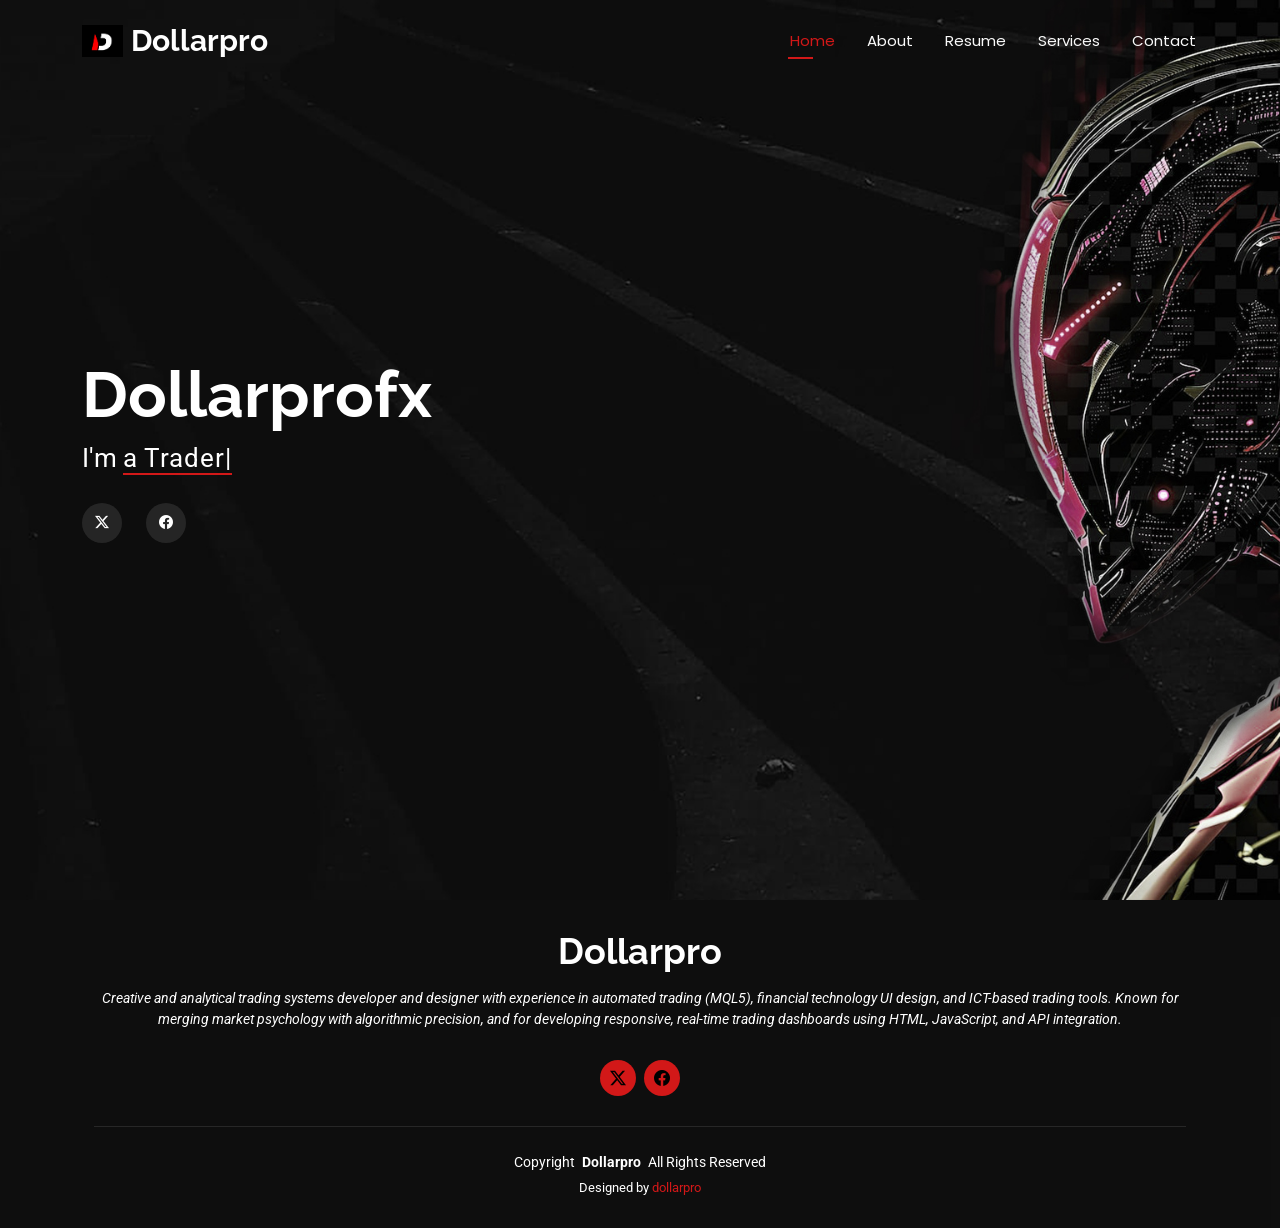
<file: index.html>
<!DOCTYPE html>
<html lang="en">

<head>
  <meta charset="utf-8">
  <meta content="width=device-width, initial-scale=1.0" name="viewport">
  <title>Dollarpro portfolio</title>
  <meta name="description" content="">
  <meta name="keywords" content="">

  <!-- Favicons -->
  <link href="assets/img/favicon.jpg" rel="icon">
  <link href="assets/img/apple-touch-icon.jpg" rel="apple-touch-icon">

  <!-- Fonts -->
  <link href="https://fonts.googleapis.com" rel="preconnect">
  <link href="https://fonts.gstatic.com" rel="preconnect" crossorigin>
  <link href="https://fonts.googleapis.com/css2?family=Roboto:ital,wght@0,100;0,300;0,400;0,500;0,700;0,900;1,100;1,300;1,400;1,500;1,700;1,900&family=Poppins:ital,wght@0,100;0,200;0,300;0,400;0,500;0,600;0,700;0,800;0,900;1,100;1,200;1,300;1,400;1,500;1,600;1,700;1,800;1,900&family=Raleway:ital,wght@0,100;0,200;0,300;0,400;0,500;0,600;0,700;0,800;0,900;1,100;1,200;1,300;1,400;1,500;1,600;1,700;1,800;1,900&display=swap" rel="stylesheet">

  <!-- Vendor CSS Files -->
  <link href="assets/vendor/bootstrap/css/bootstrap.min.css" rel="stylesheet">
  <link href="assets/vendor/bootstrap-icons/bootstrap-icons.css" rel="stylesheet">
  <link href="assets/vendor/aos/aos.css" rel="stylesheet">
  <link href="assets/vendor/swiper/swiper-bundle.min.css" rel="stylesheet">
  <link href="assets/vendor/glightbox/css/glightbox.min.css" rel="stylesheet">

  <!-- Main CSS File -->
  <link href="assets/css/main.css" rel="stylesheet">

  <!-- =======================================================
  * Template Name: Personal
  * Template URL: https://bootstrapmade.com/personal-free-resume-bootstrap-template/
  * Updated: Mar 05 2025 with Bootstrap v5.3.3
  * Author: BootstrapMade.com
  * License: https://bootstrapmade.com/license/
  ======================================================== -->
</head>

<body class="index-page">

  <header id="header" class="header d-flex align-items-center fixed-top">
    <div class="container-fluid container-xl position-relative d-flex align-items-center justify-content-between">

      <a href="index.html" class="logo d-flex align-items-center">
        <!-- Uncomment the line below if you also wish to use an image logo -->
        <img src="assets/img/logo.jpg" alt="">
        <h1 class="sitename">Dollarpro</h1>
      </a>

      <nav id="navmenu" class="navmenu">
        <ul>
          <li><a href="index.html" class="active">Home</a></li>
          <li><a href="about.html">About</a></li>
          <li><a href="resume.html">Resume</a></li>
          <li><a href="services.html">Services</a></li>
          <li><a href="contact.html">Contact</a></li>
        </ul>
        <i class="mobile-nav-toggle d-xl-none bi bi-list"></i>
      </nav>

    </div>
  </header>

  <main class="main">

    <!-- Hero Section -->
    <section id="hero" class="hero section dark-background">

      <img src="assets/img/hero-bg.jpg" alt="" data-aos="fade-in">

      <div class="container" data-aos="zoom-out" data-aos-delay="100">
        <h2>Dollarprofx</h2>
        <p>I'm <span class="typed" data-typed-items="a Trader, a Software developer, an Mql5 developer, an Algo bot developer"></span><span class="typed-cursor typed-cursor--blink"></span></p>
        <div class="social-links">
           <a href="https://x.com/dollarprofx?t=xQ6AZsMPNIDQLsti6m-gsQ&s=09"><i class="bi bi-twitter-x"></i></a>
           <a href="https://www.facebook.com/profile.php?id=61582568036363"><i class="bi bi-facebook"></i></a>
        </div>
      </div>

    </section><!-- /Hero Section -->

  </main>

  <footer id="footer" class="footer dark-background">
    <div class="container">
      <h3 class="sitename">Dollarpro</h3>
      <p>Creative and analytical trading systems developer and designer with experience in automated trading (MQL5), financial technology UI design, and ICT-based trading tools. Known for merging market psychology with algorithmic precision, and for developing responsive, real-time trading dashboards using HTML, JavaScript, and API integration.</p>
      <div class="social-links d-flex justify-content-center">
        <a href="https://x.com/dollarprofx?t=xQ6AZsMPNIDQLsti6m-gsQ&s=09"><i class="bi bi-twitter-x"></i></a>
        <a href="https://www.facebook.com/profile.php?id=61582568036363"><i class="bi bi-facebook"></i></a>
      </div>
      <div class="container">
        <div class="copyright">
          <span>Copyright</span> <strong class="px-1 sitename">Dollarpro</strong> <span>All Rights Reserved</span>
        </div>
        <div class="credits">
          <!-- All the links in the footer should remain intact. -->
          <!-- You can delete the links only if you've purchased the pro version. -->
          <!-- Licensing information: https://bootstrapmade.com/license/ -->
          <!-- Purchase the pro version with working PHP/AJAX contact form: [buy-url] -->
          Designed by <a href="https://bootstrapmade.com/">dollarpro</a>
        </div>
      </div>
    </div>
  </footer>

  <!-- Scroll Top -->
  <a href="#" id="scroll-top" class="scroll-top d-flex align-items-center justify-content-center"><i class="bi bi-arrow-up-short"></i></a>

  <!-- Preloader -->
  <div id="preloader"></div>

  <!-- Vendor JS Files -->
  <script src="assets/vendor/bootstrap/js/bootstrap.bundle.min.js"></script>
  <script src="assets/vendor/php-email-form/validate.js"></script>
  <script src="assets/vendor/aos/aos.js"></script>
  <script src="assets/vendor/typed.js/typed.umd.js"></script>
  <script src="assets/vendor/purecounter/purecounter_vanilla.js"></script>
  <script src="assets/vendor/waypoints/noframework.waypoints.js"></script>
  <script src="assets/vendor/swiper/swiper-bundle.min.js"></script>
  <script src="assets/vendor/glightbox/js/glightbox.min.js"></script>
  <script src="assets/vendor/imagesloaded/imagesloaded.pkgd.min.js"></script>
  <script src="assets/vendor/isotope-layout/isotope.pkgd.min.js"></script>

  <!-- Main JS File -->
  <script src="assets/js/main.js"></script>

</body>

</html>
</file>
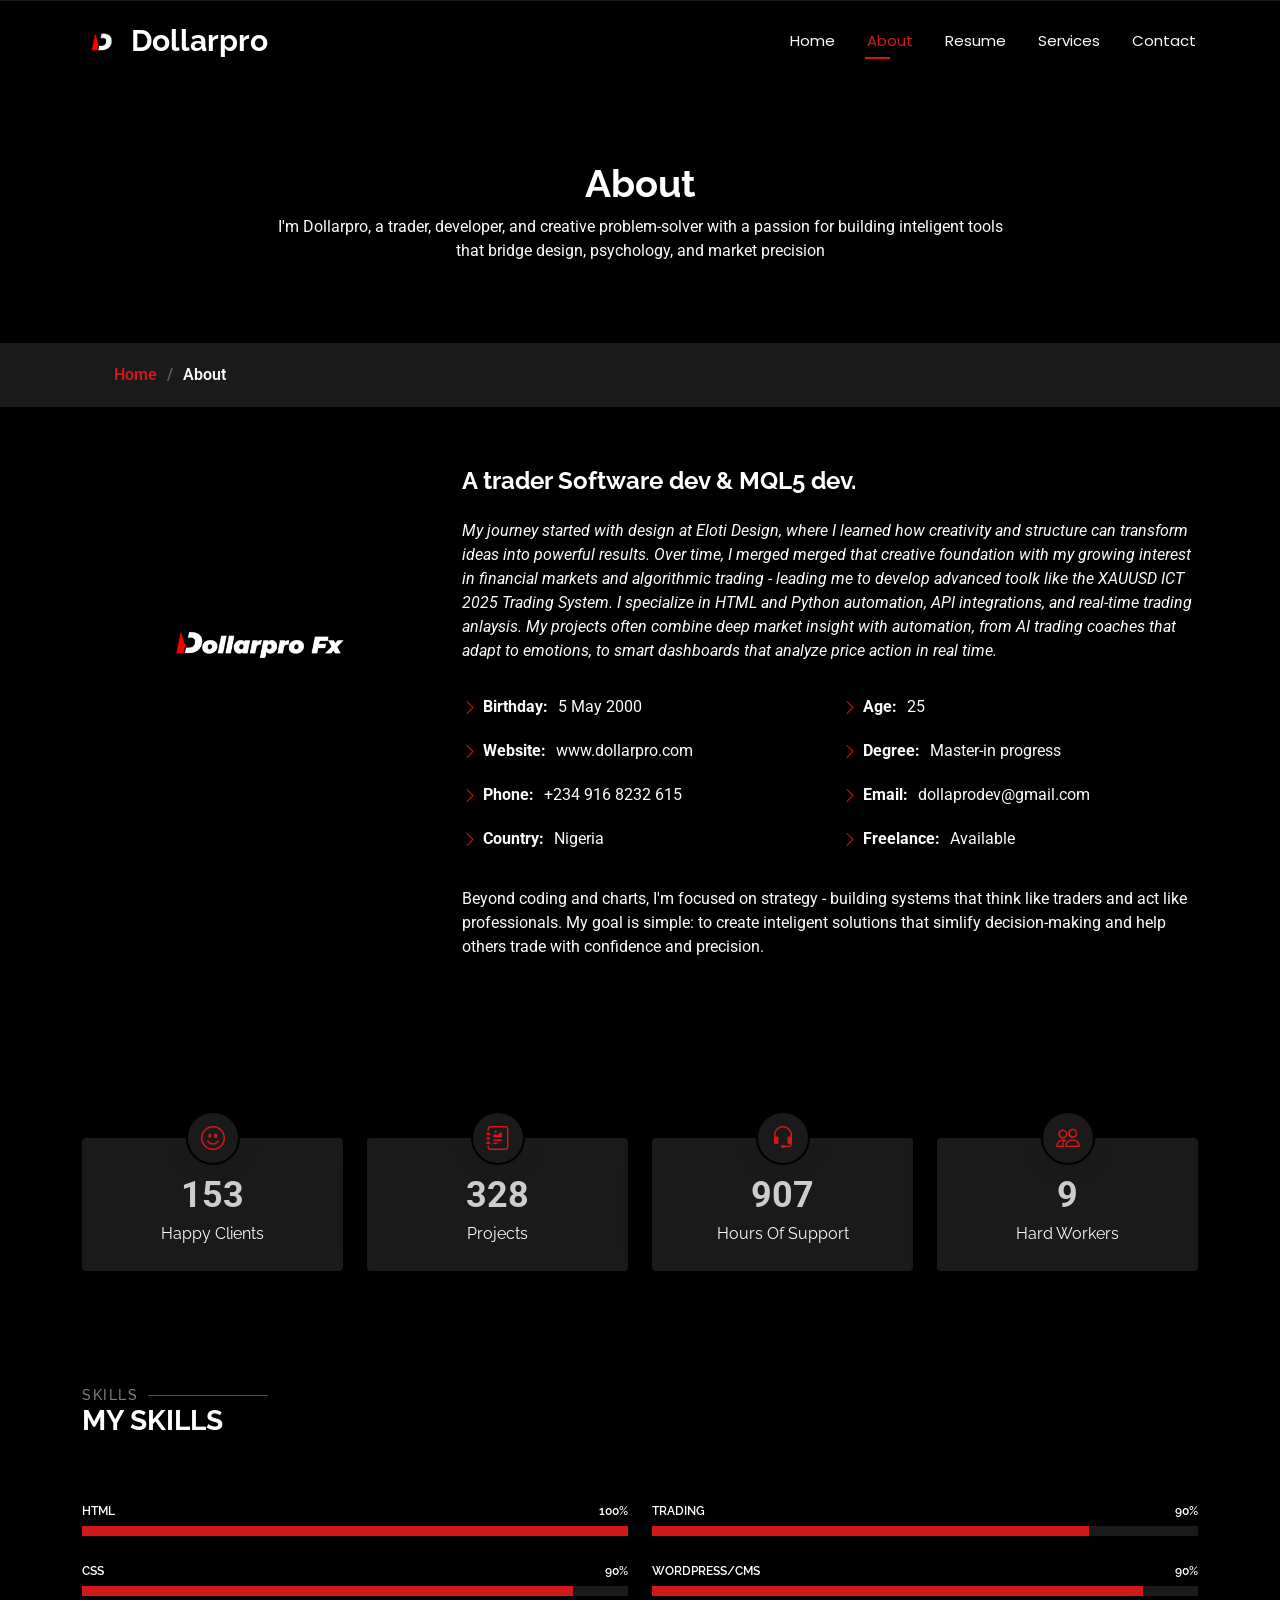
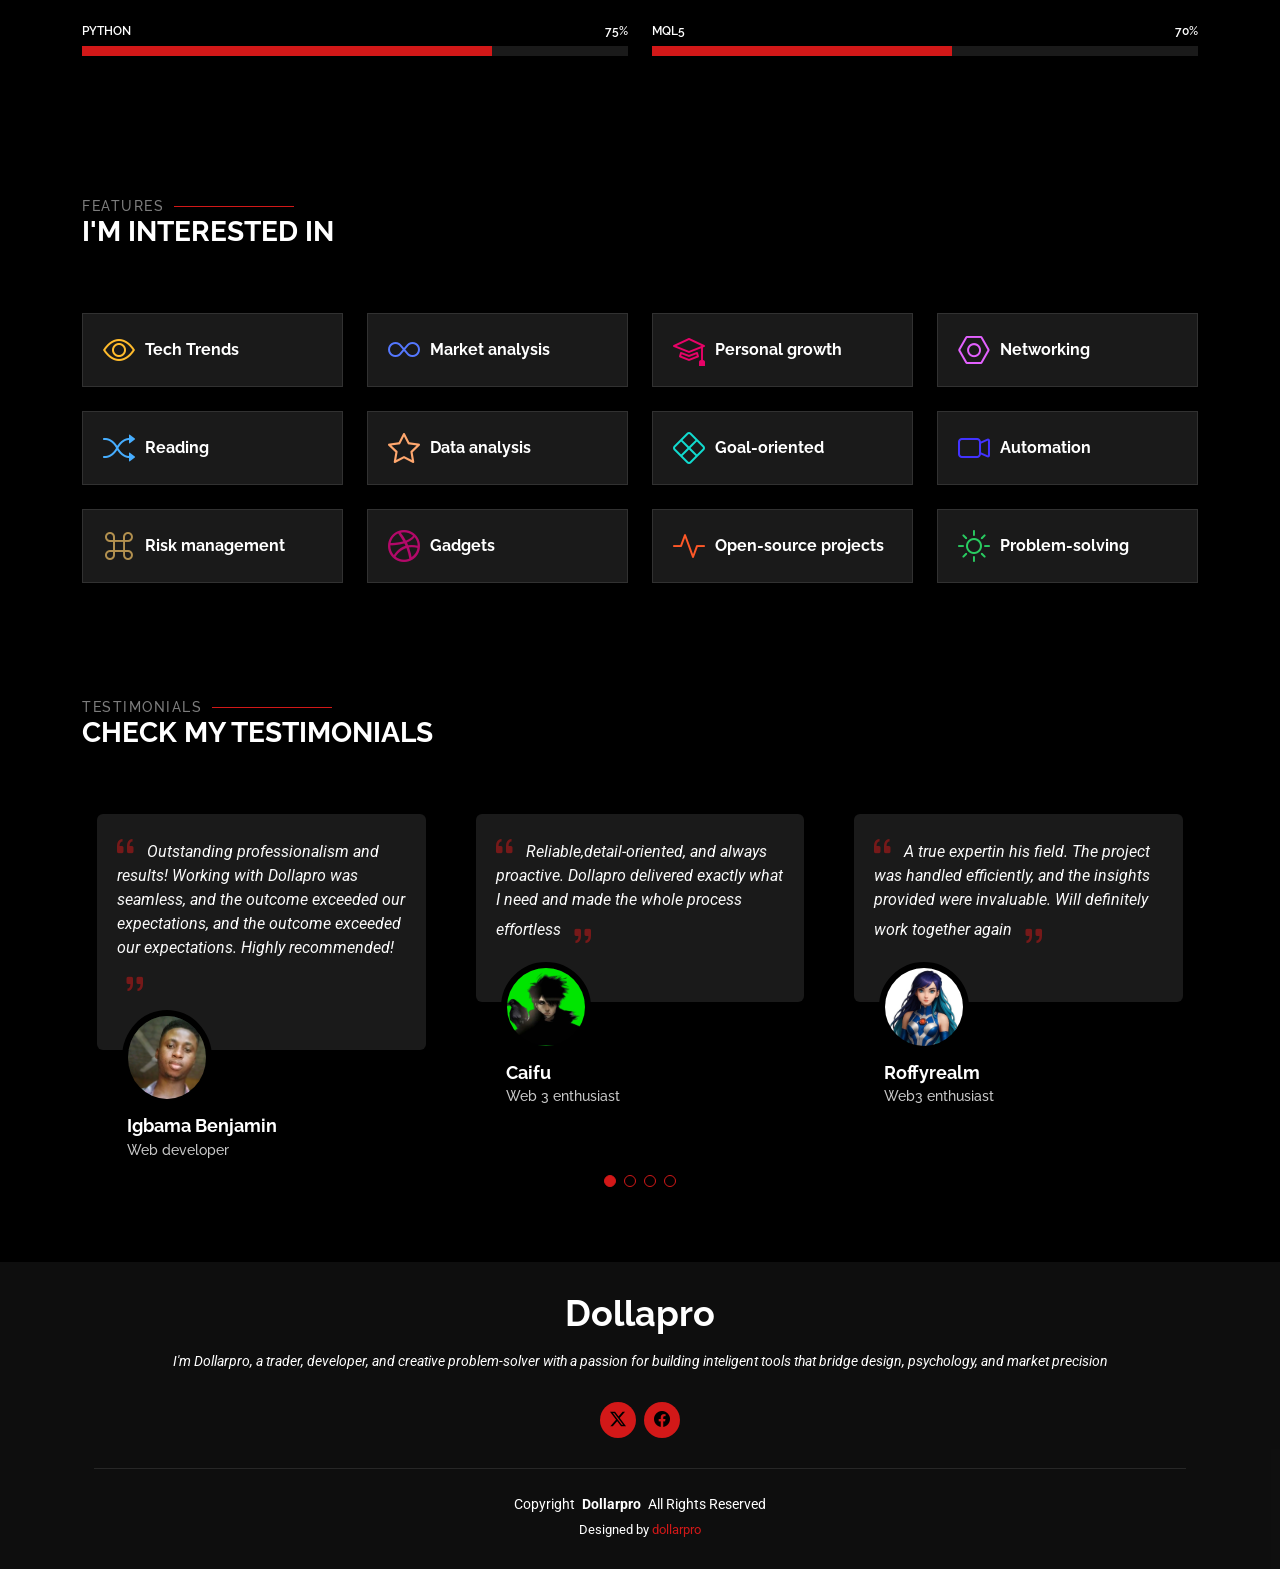
<file: about.html>
<!DOCTYPE html>
<html lang="en">

<head>
  <meta charset="utf-8">
  <meta content="width=device-width, initial-scale=1.0" name="viewport">
   <title>Dollarpro portfolio</title>
  <meta name="description" content="">
  <meta name="keywords" content="">

  <!-- Favicons -->
  <link href="assets/img/favicon.jpg" rel="icon">
  <link href="assets/img/apple-touch-icon.jpg" rel="apple-touch-icon">

  <!-- Fonts -->
  <link href="https://fonts.googleapis.com" rel="preconnect">
  <link href="https://fonts.gstatic.com" rel="preconnect" crossorigin>
  <link href="https://fonts.googleapis.com/css2?family=Roboto:ital,wght@0,100;0,300;0,400;0,500;0,700;0,900;1,100;1,300;1,400;1,500;1,700;1,900&family=Poppins:ital,wght@0,100;0,200;0,300;0,400;0,500;0,600;0,700;0,800;0,900;1,100;1,200;1,300;1,400;1,500;1,600;1,700;1,800;1,900&family=Raleway:ital,wght@0,100;0,200;0,300;0,400;0,500;0,600;0,700;0,800;0,900;1,100;1,200;1,300;1,400;1,500;1,600;1,700;1,800;1,900&display=swap" rel="stylesheet">

  <!-- Vendor CSS Files -->
  <link href="assets/vendor/bootstrap/css/bootstrap.min.css" rel="stylesheet">
  <link href="assets/vendor/bootstrap-icons/bootstrap-icons.css" rel="stylesheet">
  <link href="assets/vendor/aos/aos.css" rel="stylesheet">
  <link href="assets/vendor/swiper/swiper-bundle.min.css" rel="stylesheet">
  <link href="assets/vendor/glightbox/css/glightbox.min.css" rel="stylesheet">

  <!-- Main CSS File -->
  <link href="assets/css/main.css" rel="stylesheet">

  <!-- =======================================================
  * Template Name: Personal
  * Template URL: https://bootstrapmade.com/personal-free-resume-bootstrap-template/
  * Updated: Mar 05 2025 with Bootstrap v5.3.3
  * Author: BootstrapMade.com
  * License: https://bootstrapmade.com/license/
  ======================================================== -->
</head>

<body class="about-page">

  <header id="header" class="header d-flex align-items-center fixed-top">
    <div class="container-fluid container-xl position-relative d-flex align-items-center justify-content-between">

      <a href="index.html" class="logo d-flex align-items-center">
        <!-- Uncomment the line below if you also wish to use an image logo -->
        <img src="assets/img/logo.jpg" alt="">
        <h1 class="sitename">Dollarpro</h1>
      </a>

      <nav id="navmenu" class="navmenu">
        <ul>
          <li><a href="index.html">Home</a></li>
          <li><a href="about.html" class="active">About</a></li>
          <li><a href="resume.html">Resume</a></li>
          <li><a href="services.html">Services</a></li>
          <li><a href="contact.html">Contact</a></li>
        </ul>
        <i class="mobile-nav-toggle d-xl-none bi bi-list"></i>
      </nav>

    </div>
  </header>

  <main class="main">

    <!-- Page Title -->
    <div class="page-title" data-aos="fade">
      <div class="heading">
        <div class="container">
          <div class="row d-flex justify-content-center text-center">
            <div class="col-lg-8">
              <h1>About</h1>
              <p class="mb-0">I'm Dollarpro, a trader, developer, and creative problem-solver with a passion for building inteligent tools that bridge design, psychology, and market precision</p>
            </div>
          </div>
        </div>
      </div>
      <nav class="breadcrumbs">
        <div class="container">
          <ol>
            <li><a href="index.html">Home</a></li>
            <li class="current">About</li>
          </ol>
        </div>
      </nav>
    </div><!-- End Page Title -->

    <!-- About Section -->
    <section id="about" class="about section">

      <div class="container" data-aos="fade-up" data-aos-delay="100">

        <div class="row gy-4 justify-content-center">
          <div class="col-lg-4">
            <img src="assets/img/profile-img.jpg" class="img-fluid" alt="">
          </div>
          <div class="col-lg-8 content">
            <h2>A trader Software dev &amp; MQL5 dev.</h2>
            <p class="fst-italic py-3">
            My journey started with design at Eloti Design, where I learned how creativity and structure can transform ideas into powerful results. Over time, I merged
            merged that creative foundation with my growing interest in financial markets and algorithmic trading - leading me to develop advanced toolk like the XAUUSD ICT 2025 Trading System.

            I specialize in HTML and Python automation, API integrations, and real-time trading anlaysis. My projects often combine deep market insight with automation, from AI trading coaches that adapt
            to emotions, to smart dashboards that analyze price action in real time.

           
            </p>
            <div class="row">
              <div class="col-lg-6">
                <ul>
                  <li><i class="bi bi-chevron-right"></i> <strong>Birthday:</strong> <span>5 May 2000</span></li>
                  <li><i class="bi bi-chevron-right"></i> <strong>Website:</strong> <span>www.dollarpro.com</span></li>
                  <li><i class="bi bi-chevron-right"></i> <strong>Phone:</strong> <span>+234 916 8232 615</span></li>
                  <li><i class="bi bi-chevron-right"></i> <strong>Country:</strong> <span>Nigeria</span></li>
                </ul>
              </div>
              <div class="col-lg-6">
                <ul>
                  <li><i class="bi bi-chevron-right"></i> <strong>Age:</strong> <span>25</span></li>
                  <li><i class="bi bi-chevron-right"></i> <strong>Degree:</strong> <span>Master-in progress</span></li>
                  <li><i class="bi bi-chevron-right"></i> <strong>Email:</strong> <span>dollaprodev@gmail.com</span></li>
                  <li><i class="bi bi-chevron-right"></i> <strong>Freelance:</strong> <span>Available</span></li>
                </ul>
              </div>
            </div>
            <p class="py-3">
              Beyond coding and charts, I'm focused on strategy - building systems that think like traders and act like professionals. My goal is simple: to create inteligent solutions that simlify decision-making
            and help others trade with confidence and precision.
            </p>
          </div>
        </div>

      </div>

    </section><!-- /About Section -->

    <!-- Stats Section -->
    <section id="stats" class="stats section">

      <div class="container" data-aos="fade-up" data-aos-delay="100">

        <div class="row gy-4">

          <div class="col-lg-3 col-md-6 d-flex flex-column align-items-center">
            <i class="bi bi-emoji-smile"></i>
            <div class="stats-item">
              <span data-purecounter-start="0" data-purecounter-end="232" data-purecounter-duration="1" class="purecounter"></span>
              <p>Happy Clients</p>
            </div>
          </div><!-- End Stats Item -->

          <div class="col-lg-3 col-md-6 d-flex flex-column align-items-center">
            <i class="bi bi-journal-richtext"></i>
            <div class="stats-item">
              <span data-purecounter-start="0" data-purecounter-end="521" data-purecounter-duration="1" class="purecounter"></span>
              <p>Projects</p>
            </div>
          </div><!-- End Stats Item -->

          <div class="col-lg-3 col-md-6 d-flex flex-column align-items-center">
            <i class="bi bi-headset"></i>
            <div class="stats-item">
              <span data-purecounter-start="0" data-purecounter-end="1463" data-purecounter-duration="1" class="purecounter"></span>
              <p>Hours Of Support</p>
            </div>
          </div><!-- End Stats Item -->

          <div class="col-lg-3 col-md-6 d-flex flex-column align-items-center">
            <i class="bi bi-people"></i>
            <div class="stats-item">
              <span data-purecounter-start="0" data-purecounter-end="15" data-purecounter-duration="1" class="purecounter"></span>
              <p>Hard Workers</p>
            </div>
          </div><!-- End Stats Item -->

        </div>

      </div>

    </section><!-- /Stats Section -->

    <!-- Skills Section -->
    <section id="skills" class="skills section">

      <!-- Section Title -->
      <div class="container section-title" data-aos="fade-up">
        <h2>Skills</h2>
        <div><span>My</span> <span class="description-title">Skills</span></div>
      </div><!-- End Section Title -->

      <div class="container" data-aos="fade-up" data-aos-delay="100">

        <div class="row skills-content skills-animation">

          <div class="col-lg-6">

            <div class="progress">
              <span class="skill"><span>HTML</span> <i class="val">100%</i></span>
              <div class="progress-bar-wrap">
                <div class="progress-bar" role="progressbar" aria-valuenow="100" aria-valuemin="0" aria-valuemax="100"></div>
              </div>
            </div><!-- End Skills Item -->

            <div class="progress">
              <span class="skill"><span>CSS</span> <i class="val">90%</i></span>
              <div class="progress-bar-wrap">
                <div class="progress-bar" role="progressbar" aria-valuenow="90" aria-valuemin="0" aria-valuemax="100"></div>
              </div>
            </div><!-- End Skills Item -->

            <div class="progress">
              <span class="skill"><span>Python</span> <i class="val">75%</i></span>
              <div class="progress-bar-wrap">
                <div class="progress-bar" role="progressbar" aria-valuenow="75" aria-valuemin="0" aria-valuemax="100"></div>
              </div>
            </div><!-- End Skills Item -->

          </div>

          <div class="col-lg-6">

            <div class="progress">
              <span class="skill"><span>Trading</span> <i class="val">90%</i></span>
              <div class="progress-bar-wrap">
                <div class="progress-bar" role="progressbar" aria-valuenow="80" aria-valuemin="0" aria-valuemax="100"></div>
              </div>
            </div><!-- End Skills Item -->

            <div class="progress">
              <span class="skill"><span>WordPress/CMS</span> <i class="val">90%</i></span>
              <div class="progress-bar-wrap">
                <div class="progress-bar" role="progressbar" aria-valuenow="90" aria-valuemin="0" aria-valuemax="100"></div>
              </div>
            </div><!-- End Skills Item -->

            <div class="progress">
              <span class="skill"><span>MQL5</span> <i class="val">70%</i></span>
              <div class="progress-bar-wrap">
                <div class="progress-bar" role="progressbar" aria-valuenow="55" aria-valuemin="0" aria-valuemax="100"></div>
              </div>
            </div><!-- End Skills Item -->

          </div>

        </div>

      </div>

    </section><!-- /Skills Section -->

    <!-- Interests Section -->
    <section id="interests" class="interests section">

      <!-- Section Title -->
      <div class="container section-title" data-aos="fade-up">
        <h2>Features</h2>
        <div><span>I'm</span> <span class="description-title">interested in</span></div>
      </div><!-- End Section Title -->

      <div class="container">

        <div class="row gy-4">

          <div class="col-lg-3 col-md-4" data-aos="fade-up" data-aos-delay="100">
            <div class="features-item">
              <i class="bi bi-eye" style="color: #ffbb2c;"></i>
              <h3><a href="" class="stretched-link">Tech Trends</a></h3>
            </div>
          </div><!-- End Feature Item -->

          <div class="col-lg-3 col-md-4" data-aos="fade-up" data-aos-delay="200">
            <div class="features-item">
              <i class="bi bi-infinity" style="color: #5578ff;"></i>
              <h3><a href="" class="stretched-link">Market analysis</a></h3>
            </div>
          </div><!-- End Feature Item -->

          <div class="col-lg-3 col-md-4" data-aos="fade-up" data-aos-delay="300">
            <div class="features-item">
              <i class="bi bi-mortarboard" style="color: #e80368;"></i>
              <h3><a href="" class="stretched-link">Personal growth</a></h3>
            </div>
          </div><!-- End Feature Item -->

          <div class="col-lg-3 col-md-4" data-aos="fade-up" data-aos-delay="400">
            <div class="features-item">
              <i class="bi bi-nut" style="color: #e361ff;"></i>
              <h3><a href="" class="stretched-link">Networking</a></h3>
            </div>
          </div><!-- End Feature Item -->

          <div class="col-lg-3 col-md-4" data-aos="fade-up" data-aos-delay="500">
            <div class="features-item">
              <i class="bi bi-shuffle" style="color: #47aeff;"></i>
              <h3><a href="" class="stretched-link">Reading</a></h3>
            </div>
          </div><!-- End Feature Item -->

          <div class="col-lg-3 col-md-4" data-aos="fade-up" data-aos-delay="600">
            <div class="features-item">
              <i class="bi bi-star" style="color: #ffa76e;"></i>
              <h3><a href="" class="stretched-link">Data analysis</a></h3>
            </div>
          </div><!-- End Feature Item -->

          <div class="col-lg-3 col-md-4" data-aos="fade-up" data-aos-delay="700">
            <div class="features-item">
              <i class="bi bi-x-diamond" style="color: #11dbcf;"></i>
              <h3><a href="" class="stretched-link">Goal-oriented</a></h3>
            </div>
          </div><!-- End Feature Item -->

          <div class="col-lg-3 col-md-4" data-aos="fade-up" data-aos-delay="800">
            <div class="features-item">
              <i class="bi bi-camera-video" style="color: #4233ff;"></i>
              <h3><a href="" class="stretched-link">Automation</a></h3>
            </div>
          </div><!-- End Feature Item -->

          <div class="col-lg-3 col-md-4" data-aos="fade-up" data-aos-delay="900">
            <div class="features-item">
              <i class="bi bi-command" style="color: #b2904f;"></i>
              <h3><a href="" class="stretched-link">Risk management</a></h3>
            </div>
          </div><!-- End Feature Item -->

          <div class="col-lg-3 col-md-4" data-aos="fade-up" data-aos-delay="1000">
            <div class="features-item">
              <i class="bi bi-dribbble" style="color: #b20969;"></i>
              <h3><a href="" class="stretched-link">Gadgets</a></h3>
            </div>
          </div><!-- End Feature Item -->

          <div class="col-lg-3 col-md-4" data-aos="fade-up" data-aos-delay="1100">
            <div class="features-item">
              <i class="bi bi-activity" style="color: #ff5828;"></i>
              <h3><a href="" class="stretched-link">Open-source projects</a></h3>
            </div>
          </div><!-- End Feature Item -->

          <div class="col-lg-3 col-md-4" data-aos="fade-up" data-aos-delay="1200">
            <div class="features-item">
              <i class="bi bi-brightness-high" style="color: #29cc61;"></i>
              <h3><a href="" class="stretched-link">Problem-solving</a></h3>
            </div>
          </div><!-- End Feature Item -->

        </div>

      </div>

    </section><!-- /Interests Section -->

    <!-- Testimonials Section -->
    <section id="testimonials" class="testimonials section">

      <!-- Section Title -->
      <div class="container section-title" data-aos="fade-up">
        <h2>Testimonials</h2>
        <div><span>Check my</span> <span class="description-title">Testimonials</span></div>
      </div><!-- End Section Title -->

      <div class="container" data-aos="fade-up" data-aos-delay="100">

        <div class="swiper init-swiper" data-speed="600" data-delay="5000">
          <script type="application/json" class="swiper-config">
            {
              "loop": true,
              "speed": 600,
              "autoplay": {
                "delay": 5000
              },
              "slidesPerView": "auto",
              "pagination": {
                "el": ".swiper-pagination",
                "type": "bullets",
                "clickable": true
              },
              "breakpoints": {
                "320": {
                  "slidesPerView": 1,
                  "spaceBetween": 40
                },
                "1200": {
                  "slidesPerView": 3,
                  "spaceBetween": 20
                }
              }
            }
          </script>
          <div class="swiper-wrapper">

            <div class="swiper-slide">
              <div class="testimonial-item" "="">
            <p>
              <i class=" bi bi-quote quote-icon-left"></i>
                <span>Outstanding professionalism and results! Working with Dollapro was seamless, and the outcome exceeded our expectations, and the outcome exceeded our expectations. Highly recommended!</span>
                <i class="bi bi-quote quote-icon-right"></i>
                </p>
                <img src="assets/img/person/person-m-9.jpg" class="testimonial-img" alt="">
                <h3>Igbama Benjamin</h3>
                <h4>Web developer</h4>
              </div>
            </div><!-- End testimonial item -->

            <div class="swiper-slide">
              <div class="testimonial-item">
                <p>
                  <i class="bi bi-quote quote-icon-left"></i>
                  <span>Reliable,detail-oriented, and always proactive. Dollapro delivered exactly what I need and made the whole process effortless</span>
                  <i class="bi bi-quote quote-icon-right"></i>
                </p>
                <img src="assets/img/person/person-f-5.jpg" class="testimonial-img" alt="">
                <h3>Caifu</h3>
                <h4>Web 3 enthusiast</h4>
              </div>
            </div><!-- End testimonial item -->

            <div class="swiper-slide">
              <div class="testimonial-item">
                <p>
                  <i class="bi bi-quote quote-icon-left"></i>
                  <span>A true expertin his field. The project was handled efficiently, and the insights provided were invaluable. Will definitely work together again </span>
                  <i class="bi bi-quote quote-icon-right"></i>
                </p>
                <img src="assets/img/person/person-f-12.jpg" class="testimonial-img" alt="">
                <h3>Roffyrealm</h3>
                <h4>Web3 enthusiast</h4>
              </div>
            </div><!-- End testimonial item -->

            <div class="swiper-slide">
              <div class="testimonial-item">
                <p>
                  <i class="bi bi-quote quote-icon-left"></i>
                  <span>From start to finish, the communication, guidance, and quality of work were exceptional. Dollarpro brought our vision to life perfectly</span>
                  <i class="bi bi-quote quote-icon-right"></i>
                </p>
                <img src="assets/img/person/person-m-12.jpg" class="testimonial-img" alt="">
                <h3>Freeman</h3>
                <h4>Web3 enthusiast/community builder</h4>
              </div>
            </div><!-- End testimonial item -->

           
          </div>
          <div class="swiper-pagination"></div>
        </div>

      </div>

    </section><!-- /Testimonials Section -->

  </main>

  <footer id="footer" class="footer dark-background">
    <div class="container">
      <h3 class="sitename">Dollapro</h3>
      <p>I'm Dollarpro, a trader, developer, and creative problem-solver with a passion for building inteligent tools that bridge design, psychology, and market precision</p>
      <div class="social-links d-flex justify-content-center">
         <a href="https://x.com/dollarprofx?t=xQ6AZsMPNIDQLsti6m-gsQ&s=09"><i class="bi bi-twitter-x"></i></a>
         <a href="https://www.facebook.com/profile.php?id=61582568036363"><i class="bi bi-facebook"></i></a>
      </div>
      <div class="container">
        <div class="copyright">
          <span>Copyright</span> <strong class="px-1 sitename">Dollarpro</strong> <span>All Rights Reserved</span>
        </div>
        <div class="credits">
          <!-- All the links in the footer should remain intact. -->
          <!-- You can delete the links only if you've purchased the pro version. -->
          <!-- Licensing information: https://bootstrapmade.com/license/ -->
          <!-- Purchase the pro version with working PHP/AJAX contact form: [buy-url] -->
          Designed by <a href="https://bootstrapmade.com/">dollarpro</a>
        </div>
      </div>
    </div>
  </footer>

  <!-- Scroll Top -->
  <a href="#" id="scroll-top" class="scroll-top d-flex align-items-center justify-content-center"><i class="bi bi-arrow-up-short"></i></a>

  <!-- Preloader -->
  <div id="preloader"></div>

  <!-- Vendor JS Files -->
  <script src="assets/vendor/bootstrap/js/bootstrap.bundle.min.js"></script>
  <script src="assets/vendor/php-email-form/validate.js"></script>
  <script src="assets/vendor/aos/aos.js"></script>
  <script src="assets/vendor/typed.js/typed.umd.js"></script>
  <script src="assets/vendor/purecounter/purecounter_vanilla.js"></script>
  <script src="assets/vendor/waypoints/noframework.waypoints.js"></script>
  <script src="assets/vendor/swiper/swiper-bundle.min.js"></script>
  <script src="assets/vendor/glightbox/js/glightbox.min.js"></script>
  <script src="assets/vendor/imagesloaded/imagesloaded.pkgd.min.js"></script>
  <script src="assets/vendor/isotope-layout/isotope.pkgd.min.js"></script>

  <!-- Main JS File -->
  <script src="assets/js/main.js"></script>

</body>

</html>
</file>
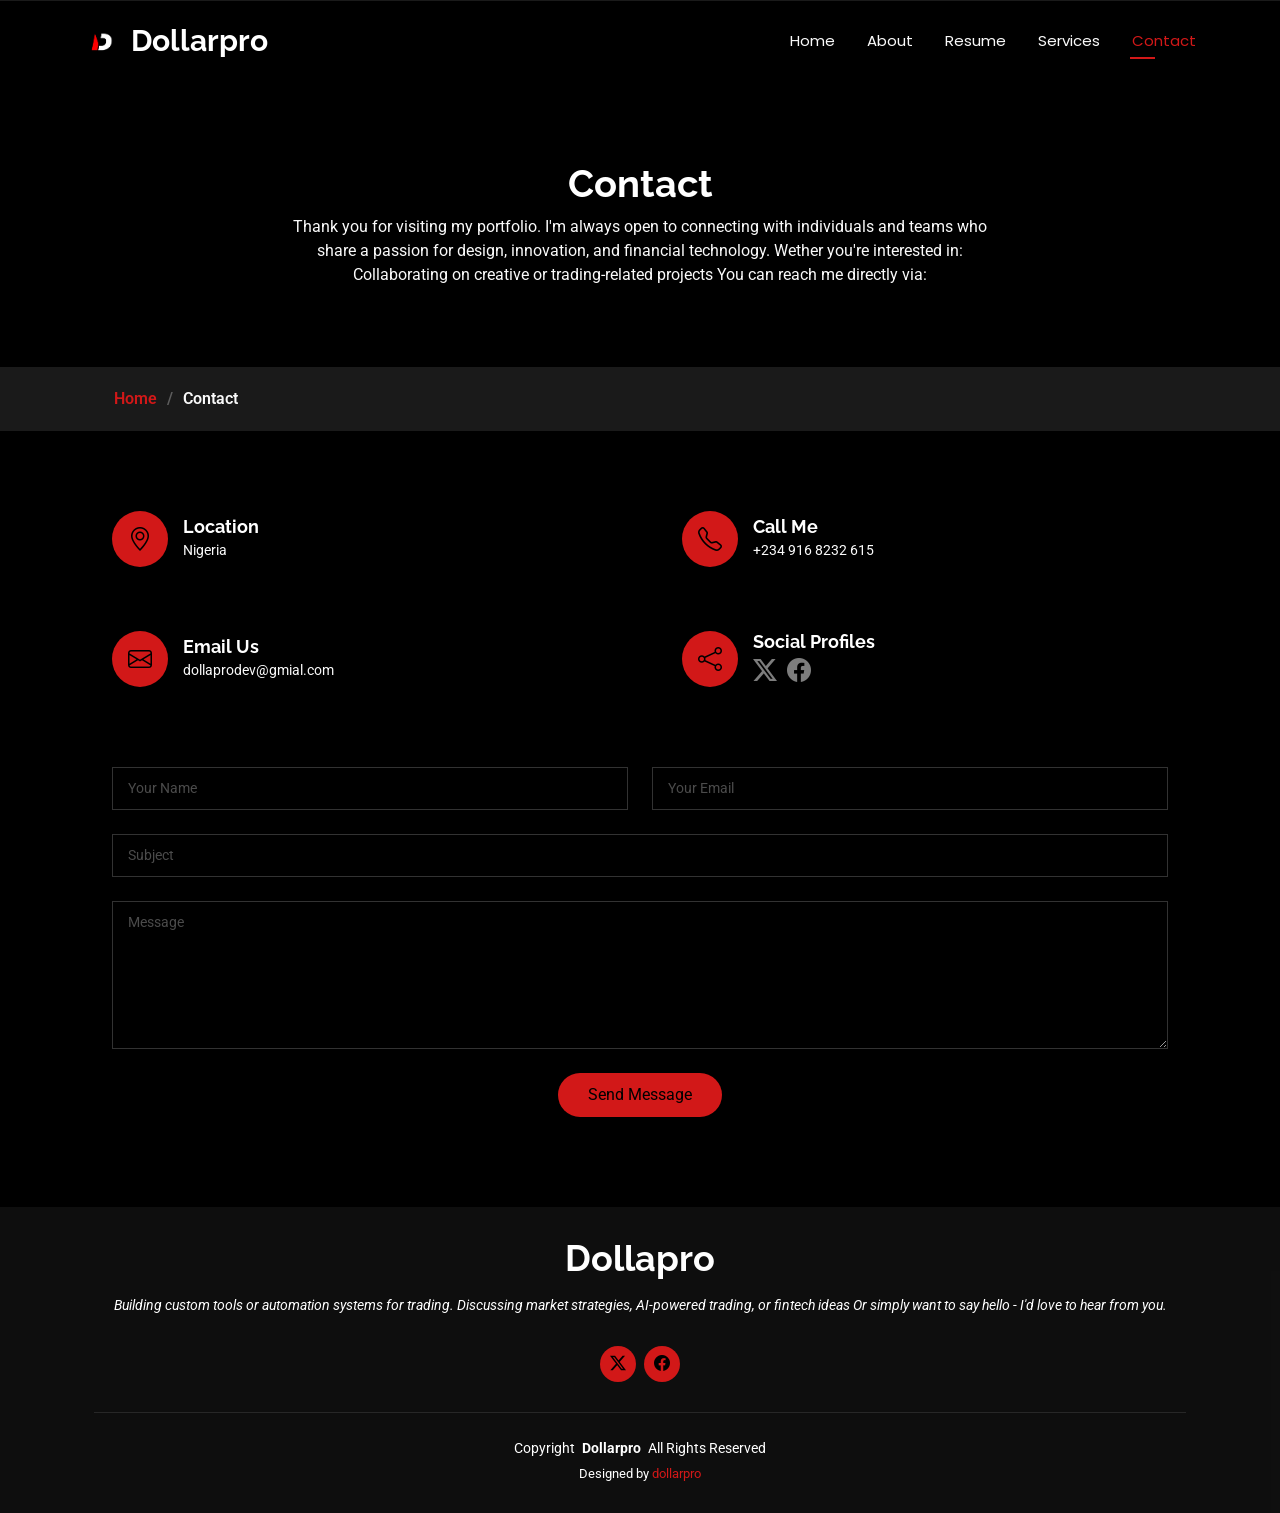
<file: contact.html>
<!DOCTYPE html>
<html lang="en">

<head>
  <meta charset="utf-8">
  <meta content="width=device-width, initial-scale=1.0" name="viewport">
   <title>Dollarpro portfolio</title>
  <meta name="description" content="">
  <meta name="keywords" content="">

  <!-- Favicons -->
  <link href="assets/img/favicon.jpg" rel="icon">
  <link href="assets/img/apple-touch-icon.jpg" rel="apple-touch-icon">

  <!-- Fonts -->
  <link href="https://fonts.googleapis.com" rel="preconnect">
  <link href="https://fonts.gstatic.com" rel="preconnect" crossorigin>
  <link href="https://fonts.googleapis.com/css2?family=Roboto:ital,wght@0,100;0,300;0,400;0,500;0,700;0,900;1,100;1,300;1,400;1,500;1,700;1,900&family=Poppins:ital,wght@0,100;0,200;0,300;0,400;0,500;0,600;0,700;0,800;0,900;1,100;1,200;1,300;1,400;1,500;1,600;1,700;1,800;1,900&family=Raleway:ital,wght@0,100;0,200;0,300;0,400;0,500;0,600;0,700;0,800;0,900;1,100;1,200;1,300;1,400;1,500;1,600;1,700;1,800;1,900&display=swap" rel="stylesheet">

  <!-- Vendor CSS Files -->
  <link href="assets/vendor/bootstrap/css/bootstrap.min.css" rel="stylesheet">
  <link href="assets/vendor/bootstrap-icons/bootstrap-icons.css" rel="stylesheet">
  <link href="assets/vendor/aos/aos.css" rel="stylesheet">
  <link href="assets/vendor/swiper/swiper-bundle.min.css" rel="stylesheet">
  <link href="assets/vendor/glightbox/css/glightbox.min.css" rel="stylesheet">

  <!-- Main CSS File -->
  <link href="assets/css/main.css" rel="stylesheet">

  <!-- =======================================================
  * Template Name: Personal
  * Template URL: https://bootstrapmade.com/personal-free-resume-bootstrap-template/
  * Updated: Mar 05 2025 with Bootstrap v5.3.3
  * Author: BootstrapMade.com
  * License: https://bootstrapmade.com/license/
  ======================================================== -->
</head>

<body class="contact-page">

  <header id="header" class="header d-flex align-items-center fixed-top">
    <div class="container-fluid container-xl position-relative d-flex align-items-center justify-content-between">

      <a href="index.html" class="logo d-flex align-items-center">
        <!-- Uncomment the line below if you also wish to use an image logo -->
        <img src="assets/img/logo.jpg" alt="">
        <h1 class="sitename">Dollarpro</h1>
      </a>

      <nav id="navmenu" class="navmenu">
        <ul>
          <li><a href="index.html">Home</a></li>
          <li><a href="about.html">About</a></li>
          <li><a href="resume.html">Resume</a></li>
          <li><a href="services.html">Services</a></li>
          <li><a href="contact.html" class="active">Contact</a></li>
        </ul>
        <i class="mobile-nav-toggle d-xl-none bi bi-list"></i>
      </nav>

    </div>
  </header>

  <main class="main">

    <!-- Page Title -->
    <div class="page-title" data-aos="fade">
      <div class="heading">
        <div class="container">
          <div class="row d-flex justify-content-center text-center">
            <div class="col-lg-8">
              <h1>Contact</h1>
              <p class="mb-0">Thank you for visiting my portfolio. I'm always open to connecting with individuals and teams who share a passion for design, innovation, and financial technology.
              Wether you're interested in: 
              Collaborating on creative or trading-related projects
              You can reach me directly via:
              </p>
            </div>
          </div>
        </div>
      </div>
      <nav class="breadcrumbs">
        <div class="container">
          <ol>
            <li><a href="index.html">Home</a></li>
            <li class="current">Contact</li>
          </ol>
        </div>
      </nav>
    </div><!-- End Page Title -->

    <!-- Contact Section -->
    <section id="contact" class="contact section">

      <div class="container" data-aos="fade-up" data-aos-delay="100">

        <div class="row gy-4">

          <div class="col-md-6">
            <div class="info-item d-flex align-items-center" data-aos="fade-up" data-aos-delay="200">
              <i class="icon bi bi-geo-alt flex-shrink-0"></i>
              <div>
                <h3>Location</h3>
                <p>Nigeria</p>
              </div>
            </div>
          </div><!-- End Info Item -->

          <div class="col-md-6">
            <div class="info-item d-flex align-items-center" data-aos="fade-up" data-aos-delay="300">
              <i class="icon bi bi-telephone flex-shrink-0"></i>
              <div>
                <h3>Call Me</h3>
                <p>+234 916 8232 615</p>
              </div>
            </div>
          </div><!-- End Info Item -->

          <div class="col-md-6">
            <div class="info-item d-flex align-items-center" data-aos="fade-up" data-aos-delay="400">
              <i class="icon bi bi-envelope flex-shrink-0"></i>
              <div>
                <h3>Email Us</h3>
                <p>dollaprodev@gmial.com</p>
              </div>
            </div>
          </div><!-- End Info Item -->

          <div class="col-md-6">
            <div class="info-item d-flex align-items-center" data-aos="fade-up" data-aos-delay="500">
              <i class="icon bi bi-share flex-shrink-0"></i>
              <div>
                <h3>Social Profiles</h3>
                <div class="social-links">
                  <a href="https://x.com/dollarprofx?t=xQ6AZsMPNIDQLsti6m-gsQ&s=09"><i class="bi bi-twitter-x"></i></a>
                  <a href="https://www.facebook.com/profile.php?id=61582568036363"><i class="bi bi-facebook"></i></a>
                </div>
              </div>
            </div>
          </div><!-- End Info Item -->

        </div>

        <form action="forms/contact.php" method="post" class="php-email-form" data-aos="fade-up" data-aos-delay="600">
          <div class="row gy-4">

            <div class="col-md-6">
              <input type="text" name="name" class="form-control" placeholder="Your Name" required="">
            </div>

            <div class="col-md-6 ">
              <input type="email" class="form-control" name="email" placeholder="Your Email" required="">
            </div>

            <div class="col-md-12">
              <input type="text" class="form-control" name="subject" placeholder="Subject" required="">
            </div>

            <div class="col-md-12">
              <textarea class="form-control" name="message" rows="6" placeholder="Message" required=""></textarea>
            </div>

            <div class="col-md-12 text-center">
              <div class="loading">Loading</div>
              <div class="error-message"></div>
              <div class="sent-message">Your message has been sent. Thank you!</div>

              <button type="submit">Send Message</button>
            </div>

          </div>
        </form><!-- End Contact Form -->

      </div>

    </section><!-- /Contact Section -->

  </main>

  <footer id="footer" class="footer dark-background">
    <div class="container">
      <h3 class="sitename">Dollapro</h3>
      <p>Building custom tools or automation systems for trading. Discussing market strategies, AI-powered trading, or fintech ideas Or simply want to say hello - I'd love to hear from you. 
        </p>
      <div class="social-links d-flex justify-content-center">
        <a href="https://x.com/dollarprofx?t=xQ6AZsMPNIDQLsti6m-gsQ&s=09"><i class="bi bi-twitter-x"></i></a>
        <a href=""><i class="bi bi-facebook"></i></a>
      </div>
      <div class="container">
        <div class="copyright">
          <span>Copyright</span> <strong class="px-1 sitename">Dollarpro</strong> <span>All Rights Reserved</span>
        </div>
        <div class="credits">
          <!-- All the links in the footer should remain intact. -->
          <!-- You can delete the links only if you've purchased the pro version. -->
          <!-- Licensing information: https://bootstrapmade.com/license/ -->
          <!-- Purchase the pro version with working PHP/AJAX contact form: [buy-url] -->
          Designed by <a href="https://bootstrapmade.com/">dollarpro</a>
        </div>
      </div>
    </div>
  </footer>

  <!-- Scroll Top -->
  <a href="#" id="scroll-top" class="scroll-top d-flex align-items-center justify-content-center"><i class="bi bi-arrow-up-short"></i></a>

  <!-- Preloader -->
  <div id="preloader"></div>

  <!-- Vendor JS Files -->
  <script src="assets/vendor/bootstrap/js/bootstrap.bundle.min.js"></script>
  <script src="assets/vendor/php-email-form/validate.js"></script>
  <script src="assets/vendor/aos/aos.js"></script>
  <script src="assets/vendor/typed.js/typed.umd.js"></script>
  <script src="assets/vendor/purecounter/purecounter_vanilla.js"></script>
  <script src="assets/vendor/waypoints/noframework.waypoints.js"></script>
  <script src="assets/vendor/swiper/swiper-bundle.min.js"></script>
  <script src="assets/vendor/glightbox/js/glightbox.min.js"></script>
  <script src="assets/vendor/imagesloaded/imagesloaded.pkgd.min.js"></script>
  <script src="assets/vendor/isotope-layout/isotope.pkgd.min.js"></script>

  <!-- Main JS File -->
  <script src="assets/js/main.js"></script>

</body>

</html>
</file>
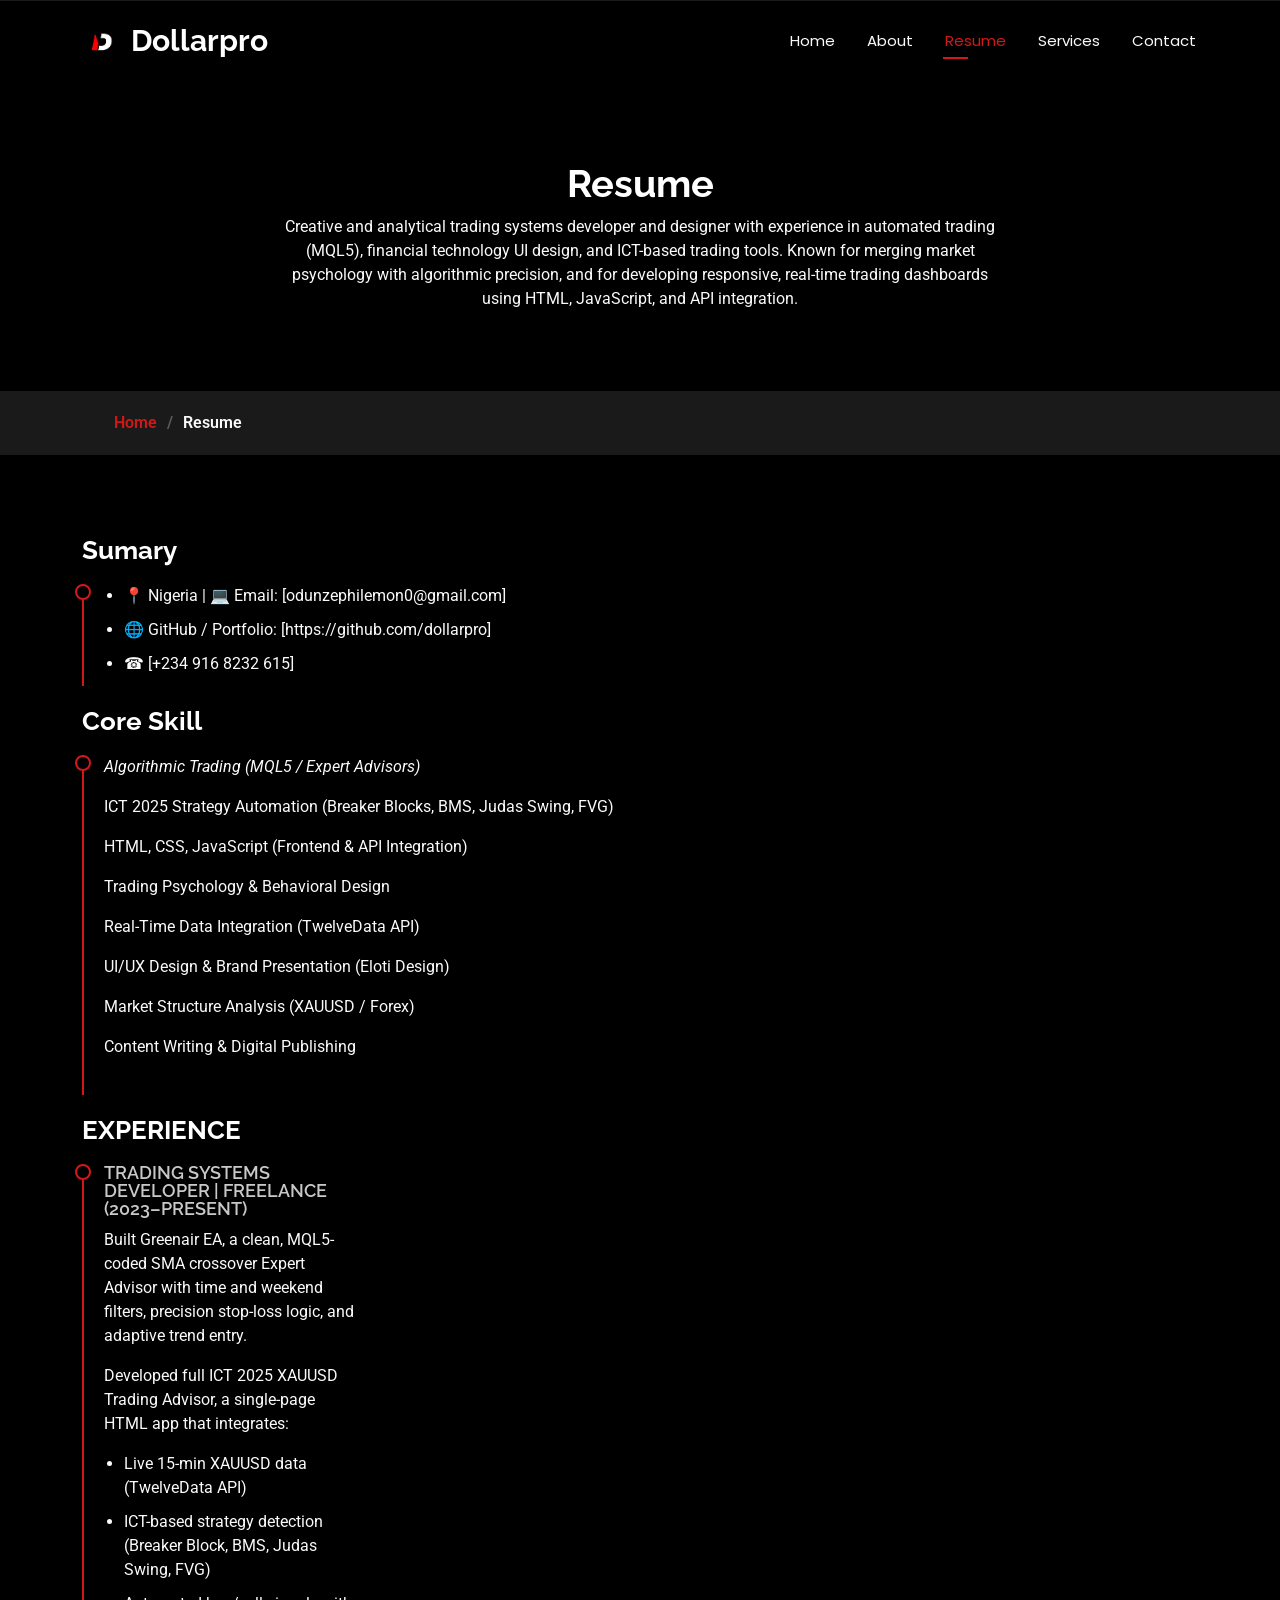
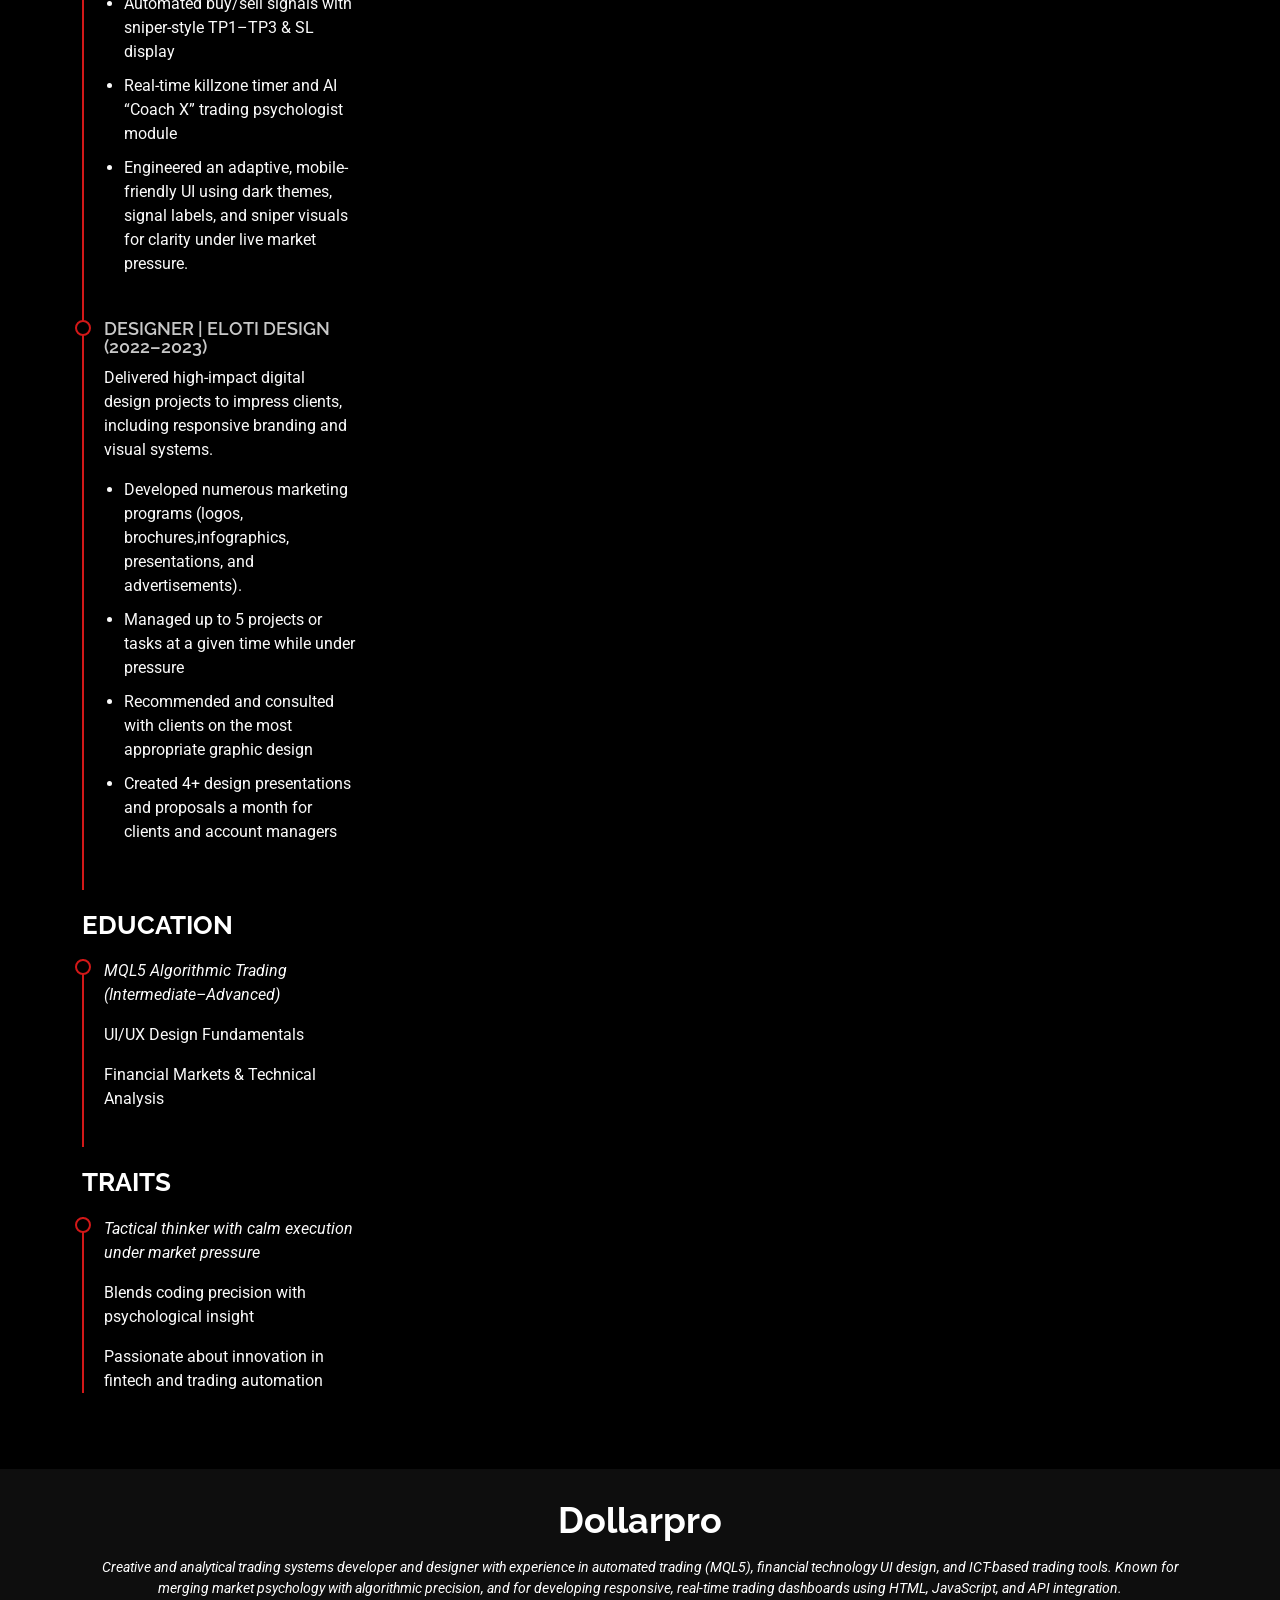
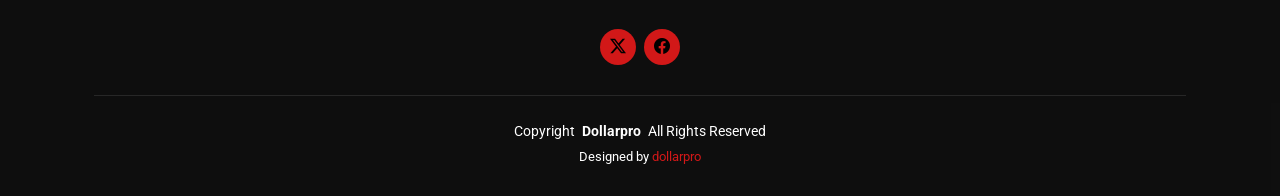
<file: resume.html>
<!DOCTYPE html>
<html lang="en">

<head>
  <meta charset="utf-8">
  <meta content="width=device-width, initial-scale=1.0" name="viewport">
 <title>Dollarpro portfolio</title>
  <meta name="description" content="">
  <meta name="keywords" content="">

  <!-- Favicons -->
  <link href="assets/img/favicon.jpg" rel="icon">
  <link href="assets/img/apple-touch-icon.jpg" rel="apple-touch-icon">

  <!-- Fonts -->
  <link href="https://fonts.googleapis.com" rel="preconnect">
  <link href="https://fonts.gstatic.com" rel="preconnect" crossorigin>
  <link href="https://fonts.googleapis.com/css2?family=Roboto:ital,wght@0,100;0,300;0,400;0,500;0,700;0,900;1,100;1,300;1,400;1,500;1,700;1,900&family=Poppins:ital,wght@0,100;0,200;0,300;0,400;0,500;0,600;0,700;0,800;0,900;1,100;1,200;1,300;1,400;1,500;1,600;1,700;1,800;1,900&family=Raleway:ital,wght@0,100;0,200;0,300;0,400;0,500;0,600;0,700;0,800;0,900;1,100;1,200;1,300;1,400;1,500;1,600;1,700;1,800;1,900&display=swap" rel="stylesheet">

  <!-- Vendor CSS Files -->
  <link href="assets/vendor/bootstrap/css/bootstrap.min.css" rel="stylesheet">
  <link href="assets/vendor/bootstrap-icons/bootstrap-icons.css" rel="stylesheet">
  <link href="assets/vendor/aos/aos.css" rel="stylesheet">
  <link href="assets/vendor/swiper/swiper-bundle.min.css" rel="stylesheet">
  <link href="assets/vendor/glightbox/css/glightbox.min.css" rel="stylesheet">

  <!-- Main CSS File -->
  <link href="assets/css/main.css" rel="stylesheet">

  <!-- =======================================================
  * Template Name: Personal
  * Template URL: https://bootstrapmade.com/personal-free-resume-bootstrap-template/
  * Updated: Mar 05 2025 with Bootstrap v5.3.3
  * Author: BootstrapMade.com
  * License: https://bootstrapmade.com/license/
  ======================================================== -->
</head>

<body class="resume-page">

  <header id="header" class="header d-flex align-items-center fixed-top">
    <div class="container-fluid container-xl position-relative d-flex align-items-center justify-content-between">

      <a href="index.html" class="logo d-flex align-items-center">
        <!-- Uncomment the line below if you also wish to use an image logo -->
        <img src="assets/img/logo.jpg" alt="">
        <h1 class="sitename">Dollarpro</h1>
      </a>

      <nav id="navmenu" class="navmenu">
        <ul>
          <li><a href="index.html">Home</a></li>
          <li><a href="about.html">About</a></li>
          <li><a href="resume.html" class="active">Resume</a></li>
          <li><a href="services.html">Services</a></li>
          <li><a href="contact.html">Contact</a></li>
        </ul>
        <i class="mobile-nav-toggle d-xl-none bi bi-list"></i>
      </nav>

    </div>
  </header>

  <main class="main">

    <!-- Page Title -->
    <div class="page-title" data-aos="fade">
      <div class="heading">
        <div class="container">
          <div class="row d-flex justify-content-center text-center">
            <div class="col-lg-8">
              <h1>Resume</h1>
              <p class="mb-0">Creative and analytical trading systems developer and designer with experience in automated trading (MQL5), financial technology UI design, and ICT-based trading tools. Known for merging market psychology with algorithmic precision, and for developing responsive, real-time trading dashboards using HTML, JavaScript, and API integration.</p>
            </div>
          </div>
        </div>
      </div>
      <nav class="breadcrumbs">
        <div class="container">
          <ol>
            <li><a href="index.html">Home</a></li>
            <li class="current">Resume</li>
          </ol>
        </div>
      </nav>
    </div><!-- End Page Title -->

    <!-- Resume Section -->
    <section id="resume" class="resume section">

      <div class="container">

        <div class="row">

          <div class="col-lg-6" data-aos="fade-up" data-aos-delay="100">
            <h3 class="resume-title">Sumary</h3>

            <div class="resume-item pb-0"> 
              <ul>
                <li>📍 Nigeria | 💻 Email: [odunzephilemon0@gmail.com]</li>
                <li>🌐 GitHub / Portfolio: [https://github.com/dollarpro] </li>
                <li>☎️ [+234 916 8232 615]</li>
              </ul>
            </div><!-- Edn Resume Item -->

            <h3 class="resume-title">Core Skill</h3>
            <div class="resume-item">
              <p><em>Algorithmic Trading (MQL5 / Expert Advisors)</em></p>
              <p>ICT 2025 Strategy Automation (Breaker Blocks, BMS, Judas Swing, FVG)</p>
              <p>HTML, CSS, JavaScript (Frontend & API Integration)</p>
              <p>Trading Psychology & Behavioral Design</p>
              <p>Real-Time Data Integration (TwelveData API)</p>
              <p>UI/UX Design & Brand Presentation (Eloti Design)</p>
              <p>Market Structure Analysis (XAUUSD / Forex)</p>
              <p>Content Writing & Digital Publishing</p>
            </div><!-- Edn Resume Item -->

        
          <div class="col-lg-6" data-aos="fade-up" data-aos-delay="200">
            <h3 class="resume-title">EXPERIENCE</h3>
            <div class="resume-item">
              <h4>Trading Systems Developer | Freelance (2023–Present)</h4>
              <P>Built Greenair EA, a clean, MQL5-coded SMA crossover Expert Advisor with time and weekend filters, precision stop-loss logic, and adaptive trend entry.</P>
              <p>Developed full ICT 2025 XAUUSD Trading Advisor, a single-page HTML app that integrates: </p>
              <ul>
                <li>Live 15-min XAUUSD data (TwelveData API)</li>
                <li>ICT-based strategy detection (Breaker Block, BMS, Judas Swing, FVG)</li>
                <li>Automated buy/sell signals with sniper-style TP1–TP3 & SL display</li>
                <li>Real-time killzone timer and AI “Coach X” trading psychologist module</li>
                <li>Engineered an adaptive, mobile-friendly UI using dark themes, signal labels, and sniper visuals for clarity under live market pressure.</li>
              </ul>
            </div><!-- Edn Resume Item -->

            <div class="resume-item">
              <h4>Designer | Eloti Design (2022–2023)</h4>
              <p>Delivered high-impact digital design projects to impress clients, including responsive branding and visual systems.</P>
              <ul>
                <li>Developed numerous marketing programs (logos, brochures,infographics, presentations, and advertisements).</li>
                <li>Managed up to 5 projects or tasks at a given time while under pressure</li>
                <li>Recommended and consulted with clients on the most appropriate graphic design</li>
                <li>Created 4+ design presentations and proposals a month for clients and account managers</li>
              </ul>
            </div><!-- Edn Resume Item -->


            <h3 class="resume-title">EDUCATION</h3>
            <div class="resume-item">
              <p><em>MQL5 Algorithmic Trading (Intermediate–Advanced)</em></p>
              <p>UI/UX Design Fundamentals</p>
              <p>Financial Markets & Technical Analysis</p>
            </div><!-- Edn Resume Item -->

           <h3 class="resume-title">TRAITS</h3>
            <div class="resume-item">
              <p><em>Tactical thinker with calm execution under market pressure</em></p>
              <p>Blends coding precision with psychological insight</p>
              <p>Passionate about innovation in fintech and trading automation</p>
            </div><!-- Edn Resume Item -->

          </div>

        </div>

      </div>

    </section><!-- /Resume Section -->

  </main>

  <footer id="footer" class="footer dark-background">
    <div class="container">
      <h3 class="sitename">Dollarpro</h3>
      <p>Creative and analytical trading systems developer and designer with experience in automated trading (MQL5), financial technology UI design, and ICT-based trading tools. Known for merging market psychology with algorithmic precision, and for developing responsive, real-time trading dashboards using HTML, JavaScript, and API integration.</p>
      <div class="social-links d-flex justify-content-center">
         <a href="https://x.com/dollarprofx?t=xQ6AZsMPNIDQLsti6m-gsQ&s=09"><i class="bi bi-twitter-x"></i></a>
         <a href="https://www.facebook.com/profile.php?id=61582568036363"><i class="bi bi-facebook"></i></a>
      </div>
      <div class="container">
        <div class="copyright">
          <span>Copyright</span> <strong class="px-1 sitename">Dollarpro</strong> <span>All Rights Reserved</span>
        </div>
        <div class="credits">
          <!-- All the links in the footer should remain intact. -->
          <!-- You can delete the links only if you've purchased the pro version. -->
          <!-- Licensing information: https://bootstrapmade.com/license/ -->
          <!-- Purchase the pro version with working PHP/AJAX contact form: [buy-url] -->
          Designed by <a href="https://bootstrapmade.com/">dollarpro</a>
        </div>
      </div>
    </div>
  </footer>

  <!-- Scroll Top -->
  <a href="#" id="scroll-top" class="scroll-top d-flex align-items-center justify-content-center"><i class="bi bi-arrow-up-short"></i></a>

  <!-- Preloader -->
  <div id="preloader"></div>

  <!-- Vendor JS Files -->
  <script src="assets/vendor/bootstrap/js/bootstrap.bundle.min.js"></script>
  <script src="assets/vendor/php-email-form/validate.js"></script>
  <script src="assets/vendor/aos/aos.js"></script>
  <script src="assets/vendor/typed.js/typed.umd.js"></script>
  <script src="assets/vendor/purecounter/purecounter_vanilla.js"></script>
  <script src="assets/vendor/waypoints/noframework.waypoints.js"></script>
  <script src="assets/vendor/swiper/swiper-bundle.min.js"></script>
  <script src="assets/vendor/glightbox/js/glightbox.min.js"></script>
  <script src="assets/vendor/imagesloaded/imagesloaded.pkgd.min.js"></script>
  <script src="assets/vendor/isotope-layout/isotope.pkgd.min.js"></script>

  <!-- Main JS File -->
  <script src="assets/js/main.js"></script>

</body>

</html>
</file>
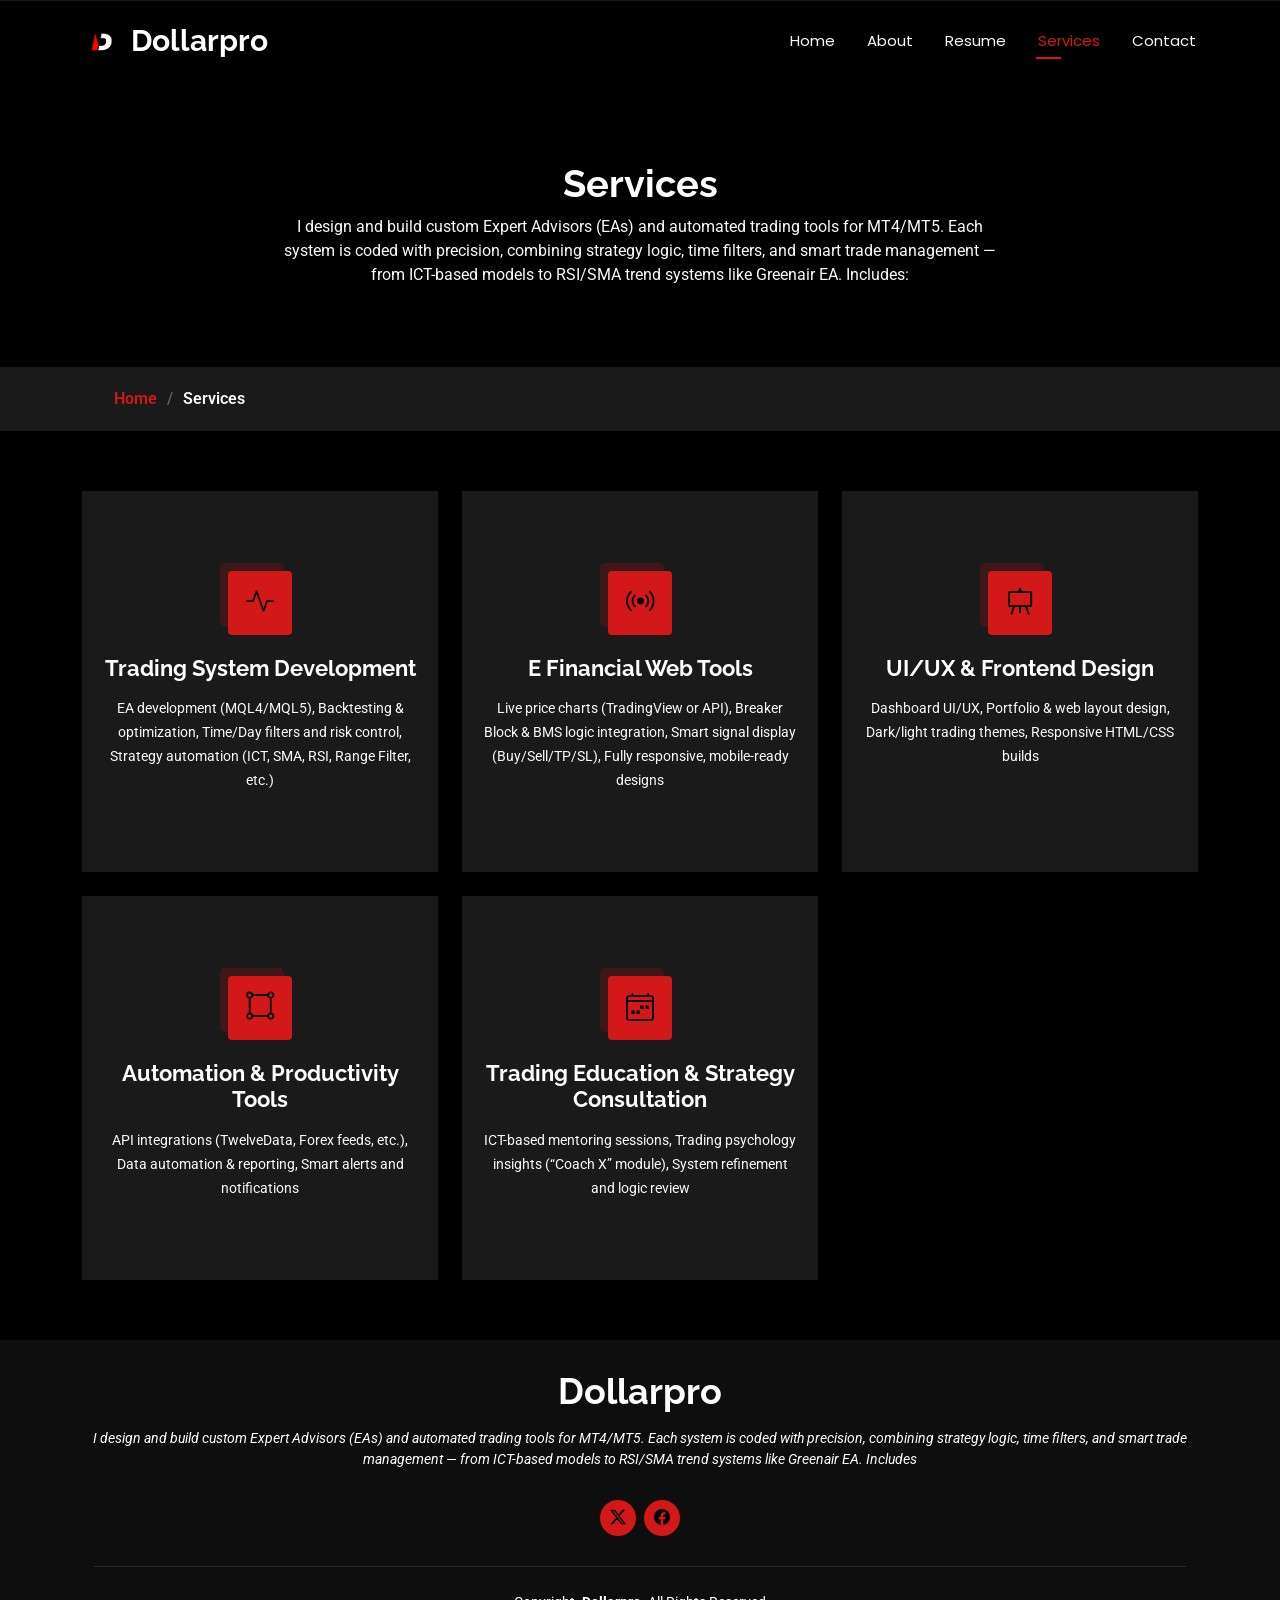
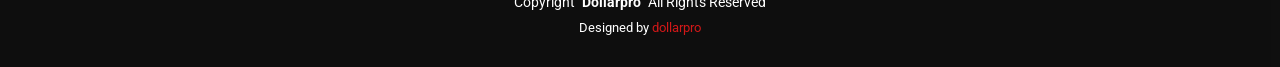
<file: services.html>
<!DOCTYPE html>
<html lang="en">

<head>
  <meta charset="utf-8">
  <meta content="width=device-width, initial-scale=1.0" name="viewport">
  <title>Dollarpro portfolio</title>
  <meta name="description" content="">
  <meta name="keywords" content="">

  <!-- Favicons -->
  <link href="assets/img/favicon.jpg" rel="icon">
  <link href="assets/img/apple-touch-icon.jpg" rel="apple-touch-icon">


  <!-- Fonts -->
  <link href="https://fonts.googleapis.com" rel="preconnect">
  <link href="https://fonts.gstatic.com" rel="preconnect" crossorigin>
  <link href="https://fonts.googleapis.com/css2?family=Roboto:ital,wght@0,100;0,300;0,400;0,500;0,700;0,900;1,100;1,300;1,400;1,500;1,700;1,900&family=Poppins:ital,wght@0,100;0,200;0,300;0,400;0,500;0,600;0,700;0,800;0,900;1,100;1,200;1,300;1,400;1,500;1,600;1,700;1,800;1,900&family=Raleway:ital,wght@0,100;0,200;0,300;0,400;0,500;0,600;0,700;0,800;0,900;1,100;1,200;1,300;1,400;1,500;1,600;1,700;1,800;1,900&display=swap" rel="stylesheet">

  <!-- Vendor CSS Files -->
  <link href="assets/vendor/bootstrap/css/bootstrap.min.css" rel="stylesheet">
  <link href="assets/vendor/bootstrap-icons/bootstrap-icons.css" rel="stylesheet">
  <link href="assets/vendor/aos/aos.css" rel="stylesheet">
  <link href="assets/vendor/swiper/swiper-bundle.min.css" rel="stylesheet">
  <link href="assets/vendor/glightbox/css/glightbox.min.css" rel="stylesheet">

  <!-- Main CSS File -->
  <link href="assets/css/main.css" rel="stylesheet">

  <!-- =======================================================
  * Template Name: Personal
  * Template URL: https://bootstrapmade.com/personal-free-resume-bootstrap-template/
  * Updated: Mar 05 2025 with Bootstrap v5.3.3
  * Author: BootstrapMade.com
  * License: https://bootstrapmade.com/license/
  ======================================================== -->
</head>

<body class="services-page">

  <header id="header" class="header d-flex align-items-center fixed-top">
    <div class="container-fluid container-xl position-relative d-flex align-items-center justify-content-between">

      <a href="index.html" class="logo d-flex align-items-center">
        <!-- Uncomment the line below if you also wish to use an image logo -->
        <img src="assets/img/logo.jpg" alt="">
        <h1 class="sitename">Dollarpro</h1>
      </a>

      <nav id="navmenu" class="navmenu">
        <ul>
          <li><a href="index.html">Home</a></li>
          <li><a href="about.html">About</a></li>
          <li><a href="resume.html">Resume</a></li>
          <li><a href="services.html" class="active">Services</a></li>
          <li><a href="contact.html">Contact</a></li>
        </ul>
        <i class="mobile-nav-toggle d-xl-none bi bi-list"></i>
      </nav>

    </div>
  </header>

  <main class="main">

    <!-- Page Title -->
    <div class="page-title" data-aos="fade">
      <div class="heading">
        <div class="container">
          <div class="row d-flex justify-content-center text-center">
            <div class="col-lg-8">
              <h1>Services</h1>
              <p class="mb-0"> I design and build custom Expert Advisors (EAs) and automated trading tools for MT4/MT5. Each system is coded with precision, combining strategy logic, time filters, and smart trade management — from ICT-based models to RSI/SMA trend systems like Greenair EA. Includes:</p>
            </div>
          </div>
        </div>
      </div>
      <nav class="breadcrumbs">
        <div class="container">
          <ol>
            <li><a href="#">Home</a></li>
            <li class="current">Services</li>
          </ol>
        </div>
      </nav>
    </div><!-- End Page Title -->

    <!-- Services Section -->
    <section id="services" class="services section">

      <div class="container">

        <div class="row gy-4">

          <div class="col-lg-4 col-md-6" data-aos="fade-up" data-aos-delay="100">
            <div class="service-item  position-relative">
              <div class="icon">
                <i class="bi bi-activity"></i>
              </div>
              <a href="#" class="stretched-link">
                <h3>Trading System Development</h3>
              </a>
              <p>EA development (MQL4/MQL5), Backtesting & optimization, Time/Day filters and risk control, Strategy automation (ICT, SMA, RSI, Range Filter, etc.)</p>
            </div>
          </div><!-- End Service Item -->

          <div class="col-lg-4 col-md-6" data-aos="fade-up" data-aos-delay="200">
            <div class="service-item position-relative">
              <div class="icon">
                <i class="bi bi-broadcast"></i>
              </div>
              <a href="#" class="stretched-link">
                <h3>E Financial Web Tools</h3>
              </a>
              <p> Live price charts (TradingView or API), Breaker Block & BMS logic integration, Smart signal display (Buy/Sell/TP/SL), Fully responsive, mobile-ready designs</p>
            </div>
          </div><!-- End Service Item -->

          <div class="col-lg-4 col-md-6" data-aos="fade-up" data-aos-delay="300">
            <div class="service-item position-relative">
              <div class="icon">
                <i class="bi bi-easel"></i>
              </div>
              <a href="#" class="stretched-link">
                <h3>UI/UX & Frontend Design</h3>
              </a>
              <p> Dashboard UI/UX, Portfolio & web layout design, Dark/light trading themes, Responsive HTML/CSS builds</p>
            </div>
          </div><!-- End Service Item -->

          <div class="col-lg-4 col-md-6" data-aos="fade-up" data-aos-delay="400">
            <div class="service-item position-relative">
              <div class="icon">
                <i class="bi bi-bounding-box-circles"></i>
              </div>
              <a href="#" class="stretched-link">
                <h3>Automation & Productivity Tools</h3>
              </a>
              <p>API integrations (TwelveData, Forex feeds, etc.), Data automation & reporting, Smart alerts and notifications</p>
              <a href="#" class="stretched-link"></a>
            </div>
          </div><!-- End Service Item -->

          <div class="col-lg-4 col-md-6" data-aos="fade-up" data-aos-delay="500">
            <div class="service-item position-relative">
              <div class="icon">
                <i class="bi bi-calendar4-week"></i>
              </div>
              <a href="#" class="stretched-link">
                <h3>Trading Education & Strategy Consultation</h3>
              </a>
              <p>ICT-based mentoring sessions, Trading psychology insights (“Coach X” module), System refinement and logic review</p>
              <a href="#" class="stretched-link"></a>
            </div>
          </div><!-- End Service Item -->

          
        </div>

      </div>

    </section><!-- /Services Section -->

  </main>

  <footer id="footer" class="footer dark-background">
    <div class="container">
      <h3 class="sitename">Dollarpro</h3>
      <p>I design and build custom Expert Advisors (EAs) and automated trading tools for MT4/MT5. Each system is coded with precision, combining strategy logic, time filters, and smart trade management — from ICT-based models to RSI/SMA trend systems like Greenair EA. Includes</p>
      <div class="social-links d-flex justify-content-center">
        <a href="https://x.com/dollarprofx?t=xQ6AZsMPNIDQLsti6m-gsQ&s=09"><i class="bi bi-twitter-x"></i></a>
        <a href="https://www.facebook.com/profile.php?id=61582568036363"><i class="bi bi-facebook"></i></a>
      </div>
      <div class="container">
        <div class="copyright">
          <span>Copyright</span> <strong class="px-1 sitename">Dollarpro</strong> <span>All Rights Reserved</span>
        </div>
        <div class="credits">
          <!-- All the links in the footer should remain intact. -->
          <!-- You can delete the links only if you've purchased the pro version. -->
          <!-- Licensing information: https://bootstrapmade.com/license/ -->
          <!-- Purchase the pro version with working PHP/AJAX contact form: [buy-url] -->
          Designed by <a href="https://bootstrapmade.com/">dollarpro</a>
        </div>
      </div>
    </div>
  </footer>

  <!-- Scroll Top -->
  <a href="#" id="scroll-top" class="scroll-top d-flex align-items-center justify-content-center"><i class="bi bi-arrow-up-short"></i></a>

  <!-- Preloader -->
  <div id="preloader"></div>

  <!-- Vendor JS Files -->
  <script src="assets/vendor/bootstrap/js/bootstrap.bundle.min.js"></script>
  <script src="assets/vendor/php-email-form/validate.js"></script>
  <script src="assets/vendor/aos/aos.js"></script>
  <script src="assets/vendor/typed.js/typed.umd.js"></script>
  <script src="assets/vendor/purecounter/purecounter_vanilla.js"></script>
  <script src="assets/vendor/waypoints/noframework.waypoints.js"></script>
  <script src="assets/vendor/swiper/swiper-bundle.min.js"></script>
  <script src="assets/vendor/glightbox/js/glightbox.min.js"></script>
  <script src="assets/vendor/imagesloaded/imagesloaded.pkgd.min.js"></script>
  <script src="assets/vendor/isotope-layout/isotope.pkgd.min.js"></script>

  <!-- Main JS File -->
  <script src="assets/js/main.js"></script>

</body>

</html>
</file>
<file: assets/css/main.css>
/**
* Template Name: Personal
* Template URL: https://bootstrapmade.com/personal-free-resume-bootstrap-template/
* Updated: Mar 05 2025 with Bootstrap v5.3.3
* Author: BootstrapMade.com
* License: https://bootstrapmade.com/license/
*/

/*--------------------------------------------------------------
# Font & Color Variables
# Help: https://bootstrapmade.com/color-system/
--------------------------------------------------------------*/
/* Fonts */
:root {
  --default-font: "Roboto",  system-ui, -apple-system, "Segoe UI", Roboto, "Helvetica Neue", Arial, "Noto Sans", "Liberation Sans", sans-serif, "Apple Color Emoji", "Segoe UI Emoji", "Segoe UI Symbol", "Noto Color Emoji";
  --heading-font: "Raleway",  sans-serif;
  --nav-font: "Poppins",  sans-serif;
}

/* Global Colors - The following color variables are used throughout the website. Updating them here will change the color scheme of the entire website */
:root { 
  --background-color: #000000; /* Background color for the entire website, including individual sections */
  --default-color: #fafafa; /* Default color used for the majority of the text content across the entire website */
  --heading-color: #ffffff; /* Color for headings, subheadings and title throughout the website */
  --accent-color: #d21818; /* Accent color that represents your brand on the website. It's used for buttons, links, and other elements that need to stand out */
  --surface-color: #1a1a1a; /* The surface color is used as a background of boxed elements within sections, such as cards, icon boxes, or other elements that require a visual separation from the global background. */
  --contrast-color: #000000; /* Contrast color for text, ensuring readability against backgrounds of accent, heading, or default colors. */
}

/* Nav Menu Colors - The following color variables are used specifically for the navigation menu. They are separate from the global colors to allow for more customization options */
:root {
  --nav-color: #fafafa;  /* The default color of the main navmenu links */
  --nav-hover-color: #d21818; /* Applied to main navmenu links when they are hovered over or active */
  --nav-mobile-background-color: #1a1a1a; /* Used as the background color for mobile navigation menu */
  --nav-dropdown-background-color: #1a1a1a; /* Used as the background color for dropdown items that appear when hovering over primary navigation items */
  --nav-dropdown-color: #fafafa; /* Used for navigation links of the dropdown items in the navigation menu. */
  --nav-dropdown-hover-color: #d21818; /* Similar to --nav-hover-color, this color is applied to dropdown navigation links when they are hovered over. */
}

/* Color Presets - These classes override global colors when applied to any section or element, providing reuse of the sam color scheme. */

.light-background {
  --background-color: #1a1a1a;
  --surface-color: #343434;
}

.dark-background {
  --background-color: rgba(15, 15, 15, 0.975);
  --default-color: #ffffff;
  --heading-color: #ffffff;
  --surface-color: #292929f9;
  --contrast-color: #000000;
}

/* Smooth scroll */
:root {
  scroll-behavior: smooth;
}

/*--------------------------------------------------------------
# General Styling & Shared Classes
--------------------------------------------------------------*/
body {
  color: var(--default-color);
  background-color: var(--background-color);
  font-family: var(--default-font);
}

a {
  color: var(--accent-color);
  text-decoration: none;
  transition: 0.3s;
}

a:hover {
  color: color-mix(in srgb, var(--accent-color), transparent 25%);
  text-decoration: none;
}

h1,
h2,
h3,
h4,
h5,
h6 {
  color: var(--heading-color);
  font-family: var(--heading-font);
}

/* PHP Email Form Messages
------------------------------*/
.php-email-form .error-message {
  display: none;
  background: #df1529;
  color: #ffffff;
  text-align: left;
  padding: 15px;
  margin-bottom: 24px;
  font-weight: 600;
}

.php-email-form .sent-message {
  display: none;
  color: #ffffff;
  background: #960505;
  text-align: center;
  padding: 15px;
  margin-bottom: 24px;
  font-weight: 600;
}

.php-email-form .loading {
  display: none;
  background: var(--surface-color);
  text-align: center;
  padding: 15px;
  margin-bottom: 24px;
}

.php-email-form .loading:before {
  content: "";
  display: inline-block;
  border-radius: 50%;
  width: 24px;
  height: 24px;
  margin: 0 10px -6px 0;
  border: 3px solid var(--accent-color);
  border-top-color: var(--surface-color);
  animation: php-email-form-loading 1s linear infinite;
}

@keyframes php-email-form-loading {
  0% {
    transform: rotate(0deg);
  }

  100% {
    transform: rotate(360deg);
  }
}

/*--------------------------------------------------------------
# Global Header
--------------------------------------------------------------*/
.header {
  --background-color: rgba(0, 0, 0, 0);
  color: var(--default-color);
  background-color: var(--background-color);
  padding: 15px 0;
  transition: all 0.5s;
  z-index: 997;
}

.header .logo {
  line-height: 1;
}

.header .logo img {
  max-height: 32px;
  margin-right: 8px;
}

.header .logo h1 {
  font-size: 30px;
  margin: 0;
  font-weight: 700;
  color: var(--heading-color);
}

.scrolled .header {
  box-shadow: 0px 0 18px rgba(0, 0, 0, 0.1);
}

/* Global Header on Scroll
------------------------------*/
.scrolled .header {
  --background-color: rgba(0, 0, 0, 0.8);
}

/*--------------------------------------------------------------
# Navigation Menu
--------------------------------------------------------------*/
/* Desktop Navigation */
@media (min-width: 1200px) {
  .navmenu {
    padding: 0;
  }

  .navmenu ul {
    margin: 0;
    padding: 0;
    display: flex;
    list-style: none;
    align-items: center;
  }

  .navmenu li {
    position: relative;
  }

  .navmenu>ul>li {
    white-space: nowrap;
    padding: 15px 14px;
  }

  .navmenu>ul>li:last-child {
    padding-right: 0;
  }

  .navmenu a,
  .navmenu a:focus {
    color: var(--nav-color);
    font-size: 15px;
    padding: 0 2px;
    font-family: var(--nav-font);
    font-weight: 400;
    display: flex;
    align-items: center;
    justify-content: space-between;
    white-space: nowrap;
    transition: 0.3s;
    position: relative;
  }

  .navmenu a i,
  .navmenu a:focus i {
    font-size: 12px;
    line-height: 0;
    margin-left: 5px;
    transition: 0.3s;
  }

  .navmenu>ul>li>a:before {
    content: "";
    position: absolute;
    height: 2px;
    bottom: -6px;
    left: 0;
    background-color: var(--nav-hover-color);
    visibility: hidden;
    width: 0px;
    transition: all 0.3s ease-in-out 0s;
  }

  .navmenu a:hover:before,
  .navmenu li:hover>a:before,
  .navmenu .active:before {
    visibility: visible;
    width: 25px;
  }

  .navmenu li:hover>a,
  .navmenu .active,
  .navmenu .active:focus {
    color: var(--nav-hover-color);
  }

  .navmenu .dropdown ul {
    margin: 0;
    padding: 10px 0;
    background: var(--nav-dropdown-background-color);
    display: block;
    position: absolute;
    visibility: hidden;
    left: 14px;
    top: 130%;
    opacity: 0;
    transition: 0.3s;
    border-radius: 4px;
    z-index: 99;
    box-shadow: 0px 0px 30px rgba(0, 0, 0, 0.1);
  }

  .navmenu .dropdown ul li {
    min-width: 200px;
  }

  .navmenu .dropdown ul a {
    padding: 10px 20px;
    font-size: 15px;
    text-transform: none;
    color: var(--nav-dropdown-color);
  }

  .navmenu .dropdown ul a i {
    font-size: 12px;
  }

  .navmenu .dropdown ul a:hover,
  .navmenu .dropdown ul .active:hover,
  .navmenu .dropdown ul li:hover>a {
    color: var(--nav-dropdown-hover-color);
  }

  .navmenu .dropdown:hover>ul {
    opacity: 1;
    top: 100%;
    visibility: visible;
  }

  .navmenu .dropdown .dropdown ul {
    top: 0;
    left: -90%;
    visibility: hidden;
  }

  .navmenu .dropdown .dropdown:hover>ul {
    opacity: 1;
    top: 0;
    left: -100%;
    visibility: visible;
  }
}

/* Mobile Navigation */
@media (max-width: 1199px) {
  .mobile-nav-toggle {
    color: var(--nav-color);
    font-size: 28px;
    line-height: 0;
    margin-right: 10px;
    cursor: pointer;
    transition: color 0.3s;
  }

  .navmenu {
    padding: 0;
    z-index: 9997;
  }

  .navmenu ul {
    display: none;
    list-style: none;
    position: absolute;
    inset: 60px 20px 20px 20px;
    padding: 10px 0;
    margin: 0;
    border-radius: 6px;
    background-color: var(--nav-mobile-background-color);
    border: 1px solid color-mix(in srgb, var(--default-color), transparent 90%);
    box-shadow: none;
    overflow-y: auto;
    transition: 0.3s;
    z-index: 9998;
  }

  .navmenu a,
  .navmenu a:focus {
    color: var(--nav-dropdown-color);
    padding: 10px 20px;
    font-family: var(--nav-font);
    font-size: 17px;
    font-weight: 500;
    display: flex;
    align-items: center;
    justify-content: space-between;
    white-space: nowrap;
    transition: 0.3s;
  }

  .navmenu a i,
  .navmenu a:focus i {
    font-size: 12px;
    line-height: 0;
    margin-left: 5px;
    width: 30px;
    height: 30px;
    display: flex;
    align-items: center;
    justify-content: center;
    border-radius: 50%;
    transition: 0.3s;
    background-color: color-mix(in srgb, var(--accent-color), transparent 90%);
  }

  .navmenu a i:hover,
  .navmenu a:focus i:hover {
    background-color: var(--accent-color);
    color: var(--contrast-color);
  }

  .navmenu a:hover,
  .navmenu .active,
  .navmenu .active:focus {
    color: var(--nav-dropdown-hover-color);
  }

  .navmenu .active i,
  .navmenu .active:focus i {
    background-color: var(--accent-color);
    color: var(--contrast-color);
    transform: rotate(180deg);
  }

  .navmenu .dropdown ul {
    position: static;
    display: none;
    z-index: 99;
    padding: 10px 0;
    margin: 10px 20px;
    background-color: var(--nav-dropdown-background-color);
    transition: all 0.5s ease-in-out;
  }

  .navmenu .dropdown ul ul {
    background-color: rgba(33, 37, 41, 0.1);
  }

  .navmenu .dropdown>.dropdown-active {
    display: block;
    background-color: rgba(33, 37, 41, 0.03);
  }

  .mobile-nav-active {
    overflow: hidden;
  }

  .mobile-nav-active .mobile-nav-toggle {
    color: #fff;
    position: absolute;
    font-size: 32px;
    top: 15px;
    right: 15px;
    margin-right: 0;
    z-index: 9999;
  }

  .mobile-nav-active .navmenu {
    position: fixed;
    overflow: hidden;
    inset: 0;
    background: rgba(33, 37, 41, 0.8);
    transition: 0.3s;
  }

  .mobile-nav-active .navmenu>ul {
    display: block;
  }
}

/*--------------------------------------------------------------
# Global Footer
--------------------------------------------------------------*/
.footer {
  color: var(--default-color);
  background-color: var(--background-color);
  font-size: 14px;
  text-align: center;
  padding: 30px 0;
  position: relative;
}

.footer h3 {
  font-size: 36px;
  font-weight: 700;
  position: relative;
  padding: 0;
  margin: 0 0 15px 0;
}

.footer p {
  font-size: 15;
  font-style: italic;
  padding: 0;
  margin: 0 0 30px 0;
}

.footer .social-links {
  margin: 0 0 30px 0;
}

.footer .social-links a {
  font-size: 16px;
  display: flex;
  align-items: center;
  justify-content: center;
  background: var(--accent-color);
  color: var(--contrast-color);
  line-height: 1;
  margin: 0 4px;
  border-radius: 50%;
  text-align: center;
  width: 36px;
  height: 36px;
  transition: 0.3s;
}

.footer .social-links a:hover {
  background: color-mix(in srgb, var(--accent-color), transparent 20%);
  text-decoration: none;
}

.footer .copyright {
  padding-top: 25px;
  border-top: 1px solid color-mix(in srgb, var(--default-color), transparent 90%);
}

.footer .credits {
  font-size: 13px;
  padding-top: 5px;
}

/*--------------------------------------------------------------
# Preloader
--------------------------------------------------------------*/
#preloader {
  position: fixed;
  inset: 0;
  z-index: 999999;
  overflow: hidden;
  background: var(--background-color);
  transition: all 0.6s ease-out;
}

#preloader:before {
  content: "";
  position: fixed;
  top: calc(50% - 30px);
  left: calc(50% - 30px);
  border: 6px solid #ffffff;
  border-color: var(--accent-color) transparent var(--accent-color) transparent;
  border-radius: 50%;
  width: 60px;
  height: 60px;
  animation: animate-preloader 1.5s linear infinite;
}

@keyframes animate-preloader {
  0% {
    transform: rotate(0deg);
  }

  100% {
    transform: rotate(360deg);
  }
}

/*--------------------------------------------------------------
# Scroll Top Button
--------------------------------------------------------------*/
.scroll-top {
  position: fixed;
  visibility: hidden;
  opacity: 0;
  right: 15px;
  bottom: -15px;
  z-index: 99999;
  background-color: var(--accent-color);
  width: 44px;
  height: 44px;
  border-radius: 50px;
  transition: all 0.4s;
}

.scroll-top i {
  font-size: 24px;
  color: var(--contrast-color);
  line-height: 0;
}

.scroll-top:hover {
  background-color: color-mix(in srgb, var(--accent-color), transparent 20%);
  color: var(--contrast-color);
}

.scroll-top.active {
  visibility: visible;
  opacity: 1;
  bottom: 15px;
}

/*--------------------------------------------------------------
# Disable aos animation delay on mobile devices
--------------------------------------------------------------*/
@media screen and (max-width: 768px) {
  [data-aos-delay] {
    transition-delay: 0 !important;
  }
}

/*--------------------------------------------------------------
# Global Page Titles & Breadcrumbs
--------------------------------------------------------------*/
.page-title {
  color: var(--default-color);
  background-color: var(--background-color);
  position: relative;
}

.page-title .heading {
  padding: 160px 0 80px 0;
  border-top: 1px solid color-mix(in srgb, var(--default-color), transparent 90%);
}

.page-title .heading h1 {
  font-size: 38px;
  font-weight: 700;
}

.page-title nav {
  background-color: color-mix(in srgb, var(--default-color), transparent 90%);
  padding: 20px 0;
}

.page-title nav ol {
  display: flex;
  flex-wrap: wrap;
  list-style: none;
  margin: 0;
  font-size: 16px;
  font-weight: 600;
}

.page-title nav ol li+li {
  padding-left: 10px;
}

.page-title nav ol li+li::before {
  content: "/";
  display: inline-block;
  padding-right: 10px;
  color: color-mix(in srgb, var(--default-color), transparent 70%);
}

/*--------------------------------------------------------------
# Global Sections
--------------------------------------------------------------*/
section,
.section {
  color: var(--default-color);
  background-color: var(--background-color);
  padding: 60px 0;
  scroll-margin-top: 100px;
  overflow: clip;
}

@media (max-width: 1199px) {

  section,
  .section {
    scroll-margin-top: 66px;
  }
}

/*--------------------------------------------------------------
# Global Section Titles
--------------------------------------------------------------*/
.section-title {
  padding-bottom: 60px;
  position: relative;
}

.section-title h2 {
  font-size: 14px;
  font-weight: 500;
  padding: 0;
  line-height: 1px;
  margin: 0;
  letter-spacing: 1.5px;
  text-transform: uppercase;
  color: color-mix(in srgb, var(--default-color), transparent 50%);
  position: relative;
}

.section-title h2::after {
  content: "";
  width: 120px;
  height: 1px;
  display: inline-block;
  background: var(--accent-color);
  margin: 4px 10px;
}

.section-title div {
  color: var(--heading-color);
  margin: 0;
  margin: 0;
  font-size: 28px;
  font-weight: 700;
  text-transform: uppercase;
  font-family: var(--heading-font);
}

/*--------------------------------------------------------------
# Hero Section
--------------------------------------------------------------*/
.hero {
  width: 100%;
  min-height: 100vh;
  position: relative;
  padding: 80px 0;
  display: flex;
  align-items: center;
  justify-content: center;
}

.hero img {
  position: absolute;
  inset: 0;
  display: block;
  width: 100%;
  height: 100%;
  object-fit: cover;
  z-index: 1;
}

.hero .container {
  position: relative;
  z-index: 3;
}

.hero h2 {
  margin: 0;
  font-size: 64px;
  font-weight: 700;
}

.hero p {
  margin: 5px 0 0 0;
  font-size: 26px;
}

.hero p span {
  letter-spacing: 1px;
  border-bottom: 2px solid var(--accent-color);
}

.hero .social-links {
  margin-top: 25px;
}

.hero .social-links a {
  background-color: color-mix(in srgb, var(--default-color), transparent 90%);
  color: var(--default-color);
  font-size: 14px;
  width: 40px;
  height: 40px;
  border-radius: 50px;
  display: inline-flex;
  align-items: center;
  justify-content: center;
  margin-right: 20px;
  transition: 0.3s;
}

.hero .social-links a:hover {
  background-color: var(--accent-color);
}

@media (max-width: 768px) {
  .hero h2 {
    font-size: 32px;
  }

  .hero p {
    font-size: 20px;
  }
}

/*--------------------------------------------------------------
# About Section
--------------------------------------------------------------*/
.about .content h2 {
  font-weight: 700;
  font-size: 24px;
}

.about .content ul {
  list-style: none;
  padding: 0;
}

.about .content ul li {
  margin-bottom: 20px;
  display: flex;
  align-items: center;
}

.about .content ul strong {
  margin-right: 10px;
}

.about .content ul i {
  font-size: 16px;
  margin-right: 5px;
  color: var(--accent-color);
  line-height: 0;
}

/*--------------------------------------------------------------
# Stats Section
--------------------------------------------------------------*/
.stats i {
  background-color: var(--surface-color);
  color: var(--accent-color);
  box-shadow: 0px 2px 25px rgba(0, 0, 0, 0.1);
  width: 54px;
  height: 54px;
  font-size: 24px;
  border-radius: 50px;
  border: 2px solid var(--background-color);
  display: inline-flex;
  align-items: center;
  justify-content: center;
  position: relative;
  z-index: 1;
}

.stats .stats-item {
  background-color: var(--surface-color);
  margin-top: -27px;
  padding: 30px 30px 25px 30px;
  width: 100%;
  position: relative;
  text-align: center;
  box-shadow: 0px 2px 35px rgba(0, 0, 0, 0.1);
  border-radius: 4px;
  z-index: 0;
}

.stats .stats-item span {
  font-size: 36px;
  display: block;
  font-weight: 700;
  color: color-mix(in srgb, var(--default-color), transparent 20%);
}

.stats .stats-item p {
  padding: 0;
  margin: 0;
  font-family: var(--heading-font);
  font-size: 16px;
}

/*--------------------------------------------------------------
# Skills Section
--------------------------------------------------------------*/
.skills .progress {
  height: 60px;
  display: block;
  background: none;
  border-radius: 0;
}

.skills .progress .skill {
  color: var(--heading-color);
  padding: 0;
  margin: 0 0 6px 0;
  text-transform: uppercase;
  display: block;
  font-weight: 600;
  font-family: var(--heading-font);
}

.skills .progress .skill .val {
  float: right;
  font-style: normal;
}

.skills .progress-bar-wrap {
  background: color-mix(in srgb, var(--default-color), transparent 90%);
  height: 10px;
}

.skills .progress-bar {
  width: 1px;
  height: 10px;
  transition: 0.9s;
  background-color: var(--accent-color);
}

/*--------------------------------------------------------------
# Interests Section
--------------------------------------------------------------*/
.interests .features-item {
  background-color: var(--surface-color);
  display: flex;
  align-items: center;
  padding: 20px;
  transition: 0.3s;
  border: 1px solid color-mix(in srgb, var(--default-color), transparent 90%);
  position: relative;
}

.interests .features-item i {
  font-size: 32px;
  padding-right: 10px;
  line-height: 0;
}

.interests .features-item h3 {
  font-weight: 700;
  margin: 0;
  padding: 0;
  line-height: 1;
  font-size: 16px;
}

.interests .features-item h3 a {
  color: var(--heading-color);
  transition: 0.3s;
}

.interests .features-item:hover {
  border-color: var(--accent-color);
}

.interests .features-item:hover h3 a {
  color: var(--accent-color);
}

/*--------------------------------------------------------------
# Testimonials Section
--------------------------------------------------------------*/
.testimonials .testimonials-carousel,
.testimonials .testimonials-slider {
  overflow: hidden;
}

.testimonials .testimonial-item {
  box-sizing: content-box;
  min-height: 320px;
}

.testimonials .testimonial-item .testimonial-img {
  width: 90px;
  border-radius: 50%;
  margin: -40px 0 0 40px;
  position: relative;
  z-index: 2;
  border: 6px solid var(--background-color);
}

.testimonials .testimonial-item h3 {
  font-size: 18px;
  font-weight: bold;
  margin: 10px 0 5px 45px;
}

.testimonials .testimonial-item h4 {
  font-size: 14px;
  color: color-mix(in srgb, var(--default-color), transparent 20%);
  margin: 0 0 0 45px;
}

.testimonials .testimonial-item .quote-icon-left,
.testimonials .testimonial-item .quote-icon-right {
  color: color-mix(in srgb, var(--accent-color), transparent 50%);
  font-size: 26px;
  line-height: 0;
}

.testimonials .testimonial-item .quote-icon-left {
  display: inline-block;
  left: -5px;
  position: relative;
}

.testimonials .testimonial-item .quote-icon-right {
  display: inline-block;
  right: -5px;
  position: relative;
  top: 10px;
  transform: scale(-1, -1);
}

.testimonials .testimonial-item p {
  font-style: italic;
  margin: 0 15px 0 15px;
  padding: 20px 20px 60px 20px;
  background: var(--surface-color);
  border-radius: 6px;
  position: relative;
  z-index: 1;
}

.testimonials .swiper-wrapper {
  height: auto;
}

.testimonials .swiper-pagination {
  margin-top: 20px;
  position: relative;
}

.testimonials .swiper-pagination .swiper-pagination-bullet {
  width: 12px;
  height: 12px;
  background-color: var(--background-color);
  opacity: 1;
  border: 1px solid var(--accent-color);
}

.testimonials .swiper-pagination .swiper-pagination-bullet-active {
  background-color: var(--accent-color);
}

/*--------------------------------------------------------------
# Resume Section
--------------------------------------------------------------*/
.resume .resume-title {
  color: var(--heading-color);
  font-size: 26px;
  font-weight: 700;
  margin-top: 20px;
  margin-bottom: 20px;
}

.resume .resume-item {
  padding: 0 0 20px 20px;
  margin-top: -2px;
  border-left: 2px solid var(--accent-color);
  position: relative;
}

.resume .resume-item h4 {
  line-height: 18px;
  font-size: 18px;
  font-weight: 600;
  text-transform: uppercase;
  color: color-mix(in srgb, var(--default-color), transparent 20%);
  margin-bottom: 10px;
}

.resume .resume-item h5 {
  font-size: 16px;
  padding: 5px 15px;
  display: inline-block;
  font-weight: 600;
  margin-bottom: 10px;
}

.resume .resume-item ul {
  padding-left: 20px;
}

.resume .resume-item ul li {
  padding-bottom: 10px;
}

.resume .resume-item:last-child {
  padding-bottom: 0;
}

.resume .resume-item::before {
  content: "";
  position: absolute;
  width: 16px;
  height: 16px;
  border-radius: 50px;
  left: -9px;
  top: 0;
  background: var(--background-color);
  border: 2px solid var(--accent-color);
}

/*--------------------------------------------------------------
# Services Section
--------------------------------------------------------------*/
.services .service-item {
  background-color: var(--surface-color);
  text-align: center;
  padding: 80px 20px;
  transition: all ease-in-out 0.3s;
  height: 100%;
}

.services .service-item .icon {
  margin: 0 auto;
  width: 64px;
  height: 64px;
  background: var(--accent-color);
  border-radius: 4px;
  display: flex;
  align-items: center;
  justify-content: center;
  margin-bottom: 20px;
  transition: 0.3s;
  transform-style: preserve-3d;
}

.services .service-item .icon i {
  color: var(--contrast-color);
  font-size: 28px;
  transition: ease-in-out 0.3s;
}

.services .service-item .icon::before {
  position: absolute;
  content: "";
  left: -8px;
  top: -8px;
  height: 100%;
  width: 100%;
  background: color-mix(in srgb, var(--accent-color), transparent 80%);
  border-radius: 5px;
  transition: all 0.3s ease-out 0s;
  transform: translateZ(-1px);
}

.services .service-item h3 {
  font-weight: 700;
  margin: 10px 0 15px 0;
  font-size: 22px;
}

.services .service-item p {
  line-height: 24px;
  font-size: 14px;
  margin-bottom: 0;
}

.services .service-item:hover {
  background: var(--accent-color);
  border-color: var(--accent-color);
}

.services .service-item:hover .icon {
  background: var(--surface-color);
}

.services .service-item:hover .icon i {
  color: var(--accent-color);
}

.services .service-item:hover .icon::before {
  background: color-mix(in srgb, var(--background-color), transparent 70%);
}

.services .service-item:hover h3,
.services .service-item:hover p {
  color: var(--contrast-color);
}

/*--------------------------------------------------------------
# Service Details Section
--------------------------------------------------------------*/
.service-details .services-list {
  background-color: var(--surface-color);
  padding: 10px 30px;
  border: 1px solid color-mix(in srgb, var(--default-color), transparent 90%);
  margin-bottom: 20px;
}

.service-details .services-list a {
  display: block;
  line-height: 1;
  padding: 8px 0 8px 15px;
  border-left: 3px solid color-mix(in srgb, var(--default-color), transparent 70%);
  margin: 20px 0;
  color: color-mix(in srgb, var(--default-color), transparent 20%);
  transition: 0.3s;
}

.service-details .services-list a.active {
  color: var(--heading-color);
  font-weight: 700;
  border-color: var(--accent-color);
}

.service-details .services-list a:hover {
  border-color: var(--accent-color);
}

.service-details .services-img {
  margin-bottom: 20px;
}

.service-details h3 {
  font-size: 26px;
  font-weight: 700;
}

.service-details h4 {
  font-size: 20px;
  font-weight: 700;
}

.service-details p {
  font-size: 15px;
}

.service-details ul {
  list-style: none;
  padding: 0;
  font-size: 15px;
}

.service-details ul li {
  padding: 5px 0;
  display: flex;
  align-items: center;
}

.service-details ul i {
  font-size: 20px;
  margin-right: 8px;
  color: var(--accent-color);
}

/*--------------------------------------------------------------
# Portfolio Section
--------------------------------------------------------------*/
.portfolio .portfolio-filters {
  padding: 0;
  margin: 0 auto 20px auto;
  list-style: none;
  text-align: center;
}

.portfolio .portfolio-filters li {
  cursor: pointer;
  display: inline-block;
  padding: 0;
  font-size: 18px;
  font-weight: 500;
  margin: 0 10px;
  line-height: 1;
  margin-bottom: 5px;
  transition: all 0.3s ease-in-out;
}

.portfolio .portfolio-filters li:hover,
.portfolio .portfolio-filters li.filter-active {
  color: var(--accent-color);
}

.portfolio .portfolio-filters li:first-child {
  margin-left: 0;
}

.portfolio .portfolio-filters li:last-child {
  margin-right: 0;
}

@media (max-width: 575px) {
  .portfolio .portfolio-filters li {
    font-size: 14px;
    margin: 0 5px;
  }
}

.portfolio .portfolio-content {
  position: relative;
  overflow: hidden;
}

.portfolio .portfolio-content img {
  transition: 0.3s;
}

.portfolio .portfolio-content .portfolio-info {
  opacity: 0;
  position: absolute;
  inset: 0;
  z-index: 3;
  transition: all ease-in-out 0.3s;
  background: rgba(0, 0, 0, 0.6);
  padding: 15px;
}

.portfolio .portfolio-content .portfolio-info h4 {
  font-size: 14px;
  padding: 5px 10px;
  font-weight: 400;
  color: #ffffff;
  display: inline-block;
  background-color: var(--accent-color);
}

.portfolio .portfolio-content .portfolio-info p {
  position: absolute;
  bottom: 10px;
  text-align: center;
  display: inline-block;
  left: 0;
  right: 0;
  font-size: 16px;
  font-weight: 600;
  color: rgba(255, 255, 255, 0.8);
}

.portfolio .portfolio-content .portfolio-info .preview-link,
.portfolio .portfolio-content .portfolio-info .details-link {
  position: absolute;
  left: calc(50% - 40px);
  font-size: 26px;
  top: calc(50% - 14px);
  color: #fff;
  transition: 0.3s;
  line-height: 1.2;
}

.portfolio .portfolio-content .portfolio-info .preview-link:hover,
.portfolio .portfolio-content .portfolio-info .details-link:hover {
  color: var(--accent-color);
}

.portfolio .portfolio-content .portfolio-info .details-link {
  left: 50%;
  font-size: 34px;
  line-height: 0;
}

.portfolio .portfolio-content:hover .portfolio-info {
  opacity: 1;
}

.portfolio .portfolio-content:hover img {
  transform: scale(1.1);
}

/*--------------------------------------------------------------
# Portfolio Details Section
--------------------------------------------------------------*/
.portfolio-details .portfolio-details-slider img {
  width: 100%;
}

.portfolio-details .portfolio-details-slider .swiper-pagination {
  margin-top: 20px;
  position: relative;
}

.portfolio-details .portfolio-details-slider .swiper-pagination .swiper-pagination-bullet {
  width: 12px;
  height: 12px;
  background-color: color-mix(in srgb, var(--default-color), transparent 85%);
  opacity: 1;
}

.portfolio-details .portfolio-details-slider .swiper-pagination .swiper-pagination-bullet-active {
  background-color: var(--accent-color);
}

.portfolio-details .portfolio-info {
  background-color: var(--surface-color);
  padding: 30px;
  box-shadow: 0px 0 30px rgba(0, 0, 0, 0.1);
}

.portfolio-details .portfolio-info h3 {
  font-size: 22px;
  font-weight: 700;
  margin-bottom: 20px;
  padding-bottom: 20px;
  border-bottom: 1px solid color-mix(in srgb, var(--default-color), transparent 85%);
}

.portfolio-details .portfolio-info ul {
  list-style: none;
  padding: 0;
  font-size: 15px;
}

.portfolio-details .portfolio-info ul li+li {
  margin-top: 10px;
}

.portfolio-details .portfolio-description {
  padding-top: 30px;
}

.portfolio-details .portfolio-description h2 {
  font-size: 26px;
  font-weight: 700;
  margin-bottom: 20px;
}

.portfolio-details .portfolio-description p {
  padding: 0;
  color: color-mix(in srgb, var(--default-color), transparent 30%);
}

/*--------------------------------------------------------------
# Starter Section Section
--------------------------------------------------------------*/
.starter-section {
  /* Add your styles here */
}

/*--------------------------------------------------------------
# Contact Section
--------------------------------------------------------------*/
.contact .info-item {
  box-shadow: 0px 0px 20px rgba(0, 0, 0, 0.1);
  padding: 20px 30px;
}

.contact .info-item .icon {
  color: var(--contrast-color);
  background-color: var(--accent-color);
  width: 56px;
  height: 56px;
  font-size: 24px;
  display: flex;
  justify-content: center;
  align-items: center;
  transition: all 0.3s ease-in-out;
  border-radius: 50%;
  margin-right: 15px;
}

.contact .info-item h3 {
  font-size: 18px;
  font-weight: 700;
  margin: 0 0 2px 0;
}

.contact .info-item p {
  padding: 0;
  margin-bottom: 0;
  font-size: 14px;
}

.contact .info-item .social-links a {
  font-size: 24px;
  display: inline-block;
  line-height: 1;
  margin: 4px 6px 0 0;
  transition: 0.3s;
  color: color-mix(in srgb, var(--default-color), transparent 50%);
}

.contact .info-item .social-links a:hover {
  color: var(--accent-color);
}

.contact .php-email-form {
  box-shadow: 0px 0px 20px rgba(0, 0, 0, 0.1);
  padding: 30px;
  margin-top: 30px;
}

@media (max-width: 575px) {
  .contact .php-email-form {
    padding: 20px;
  }
}

.contact .php-email-form input[type=text],
.contact .php-email-form input[type=email],
.contact .php-email-form textarea {
  color: var(--default-color);
  background-color: color-mix(in srgb, var(--background-color), transparent 50%);
  border-color: color-mix(in srgb, var(--default-color), transparent 80%);
  font-size: 14px;
  padding: 10px 15px;
  box-shadow: none;
  border-radius: 0;
}

.contact .php-email-form input[type=text]:focus,
.contact .php-email-form input[type=email]:focus,
.contact .php-email-form textarea:focus {
  border-color: var(--accent-color);
}

.contact .php-email-form input[type=text]::placeholder,
.contact .php-email-form input[type=email]::placeholder,
.contact .php-email-form textarea::placeholder {
  color: color-mix(in srgb, var(--default-color), transparent 70%);
}

.contact .php-email-form button[type=submit] {
  color: var(--contrast-color);
  background: var(--accent-color);
  border: 0;
  padding: 10px 30px;
  transition: 0.4s;
  border-radius: 50px;
}

.contact .php-email-form button[type=submit]:hover {
  background: color-mix(in srgb, var(--accent-color), transparent 20%);
}
</file>
